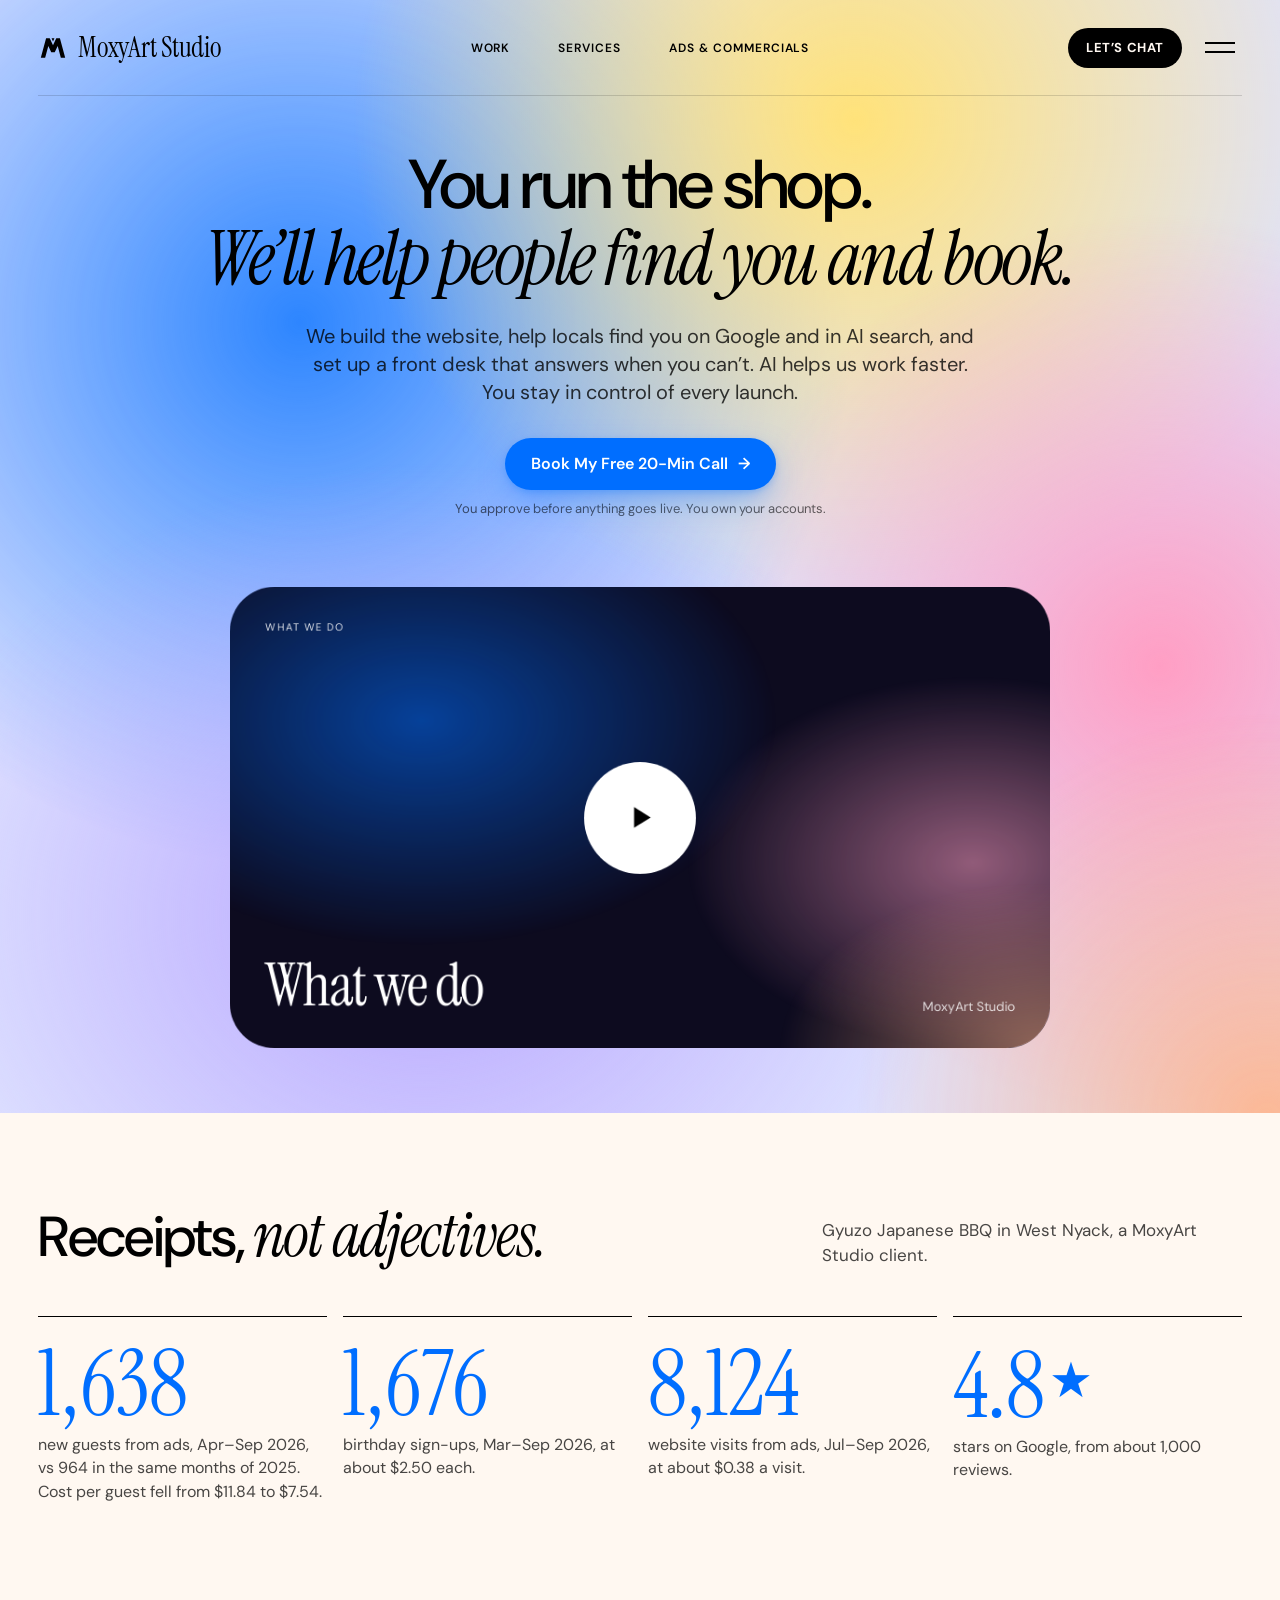
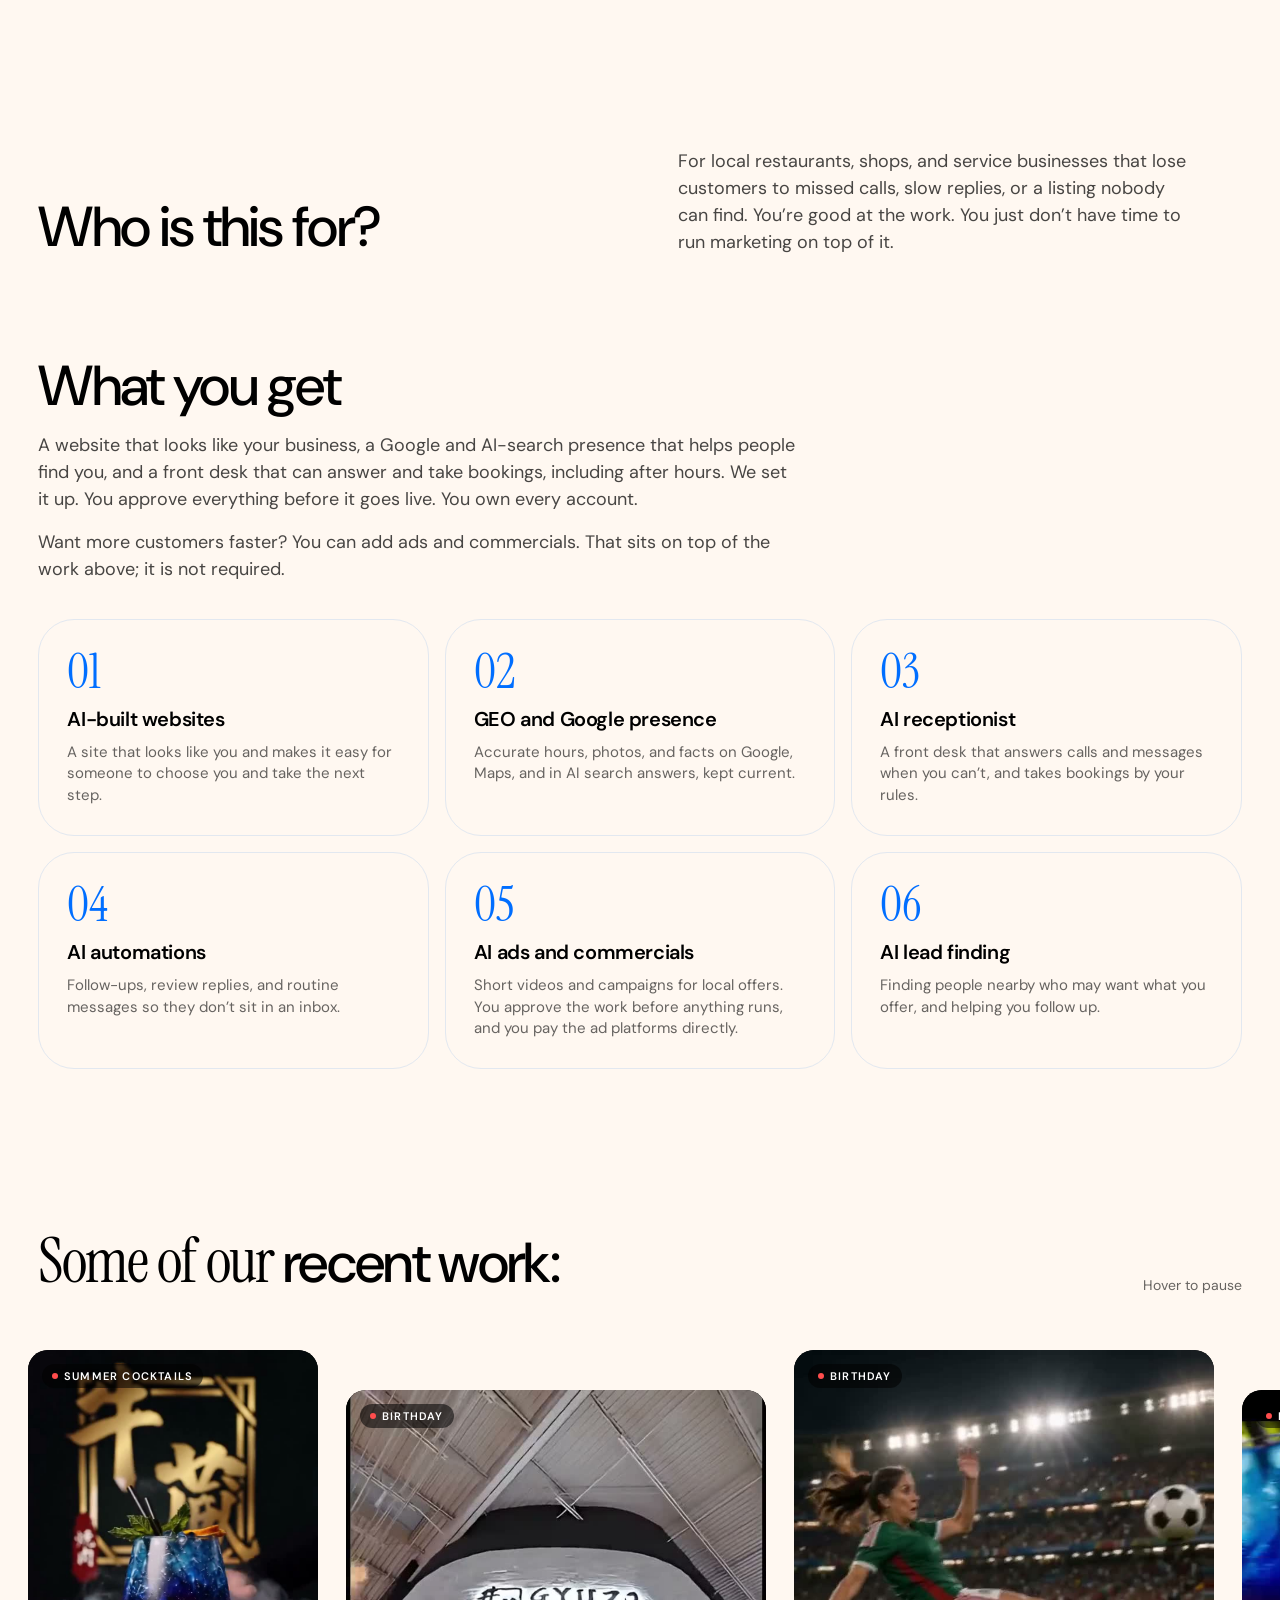
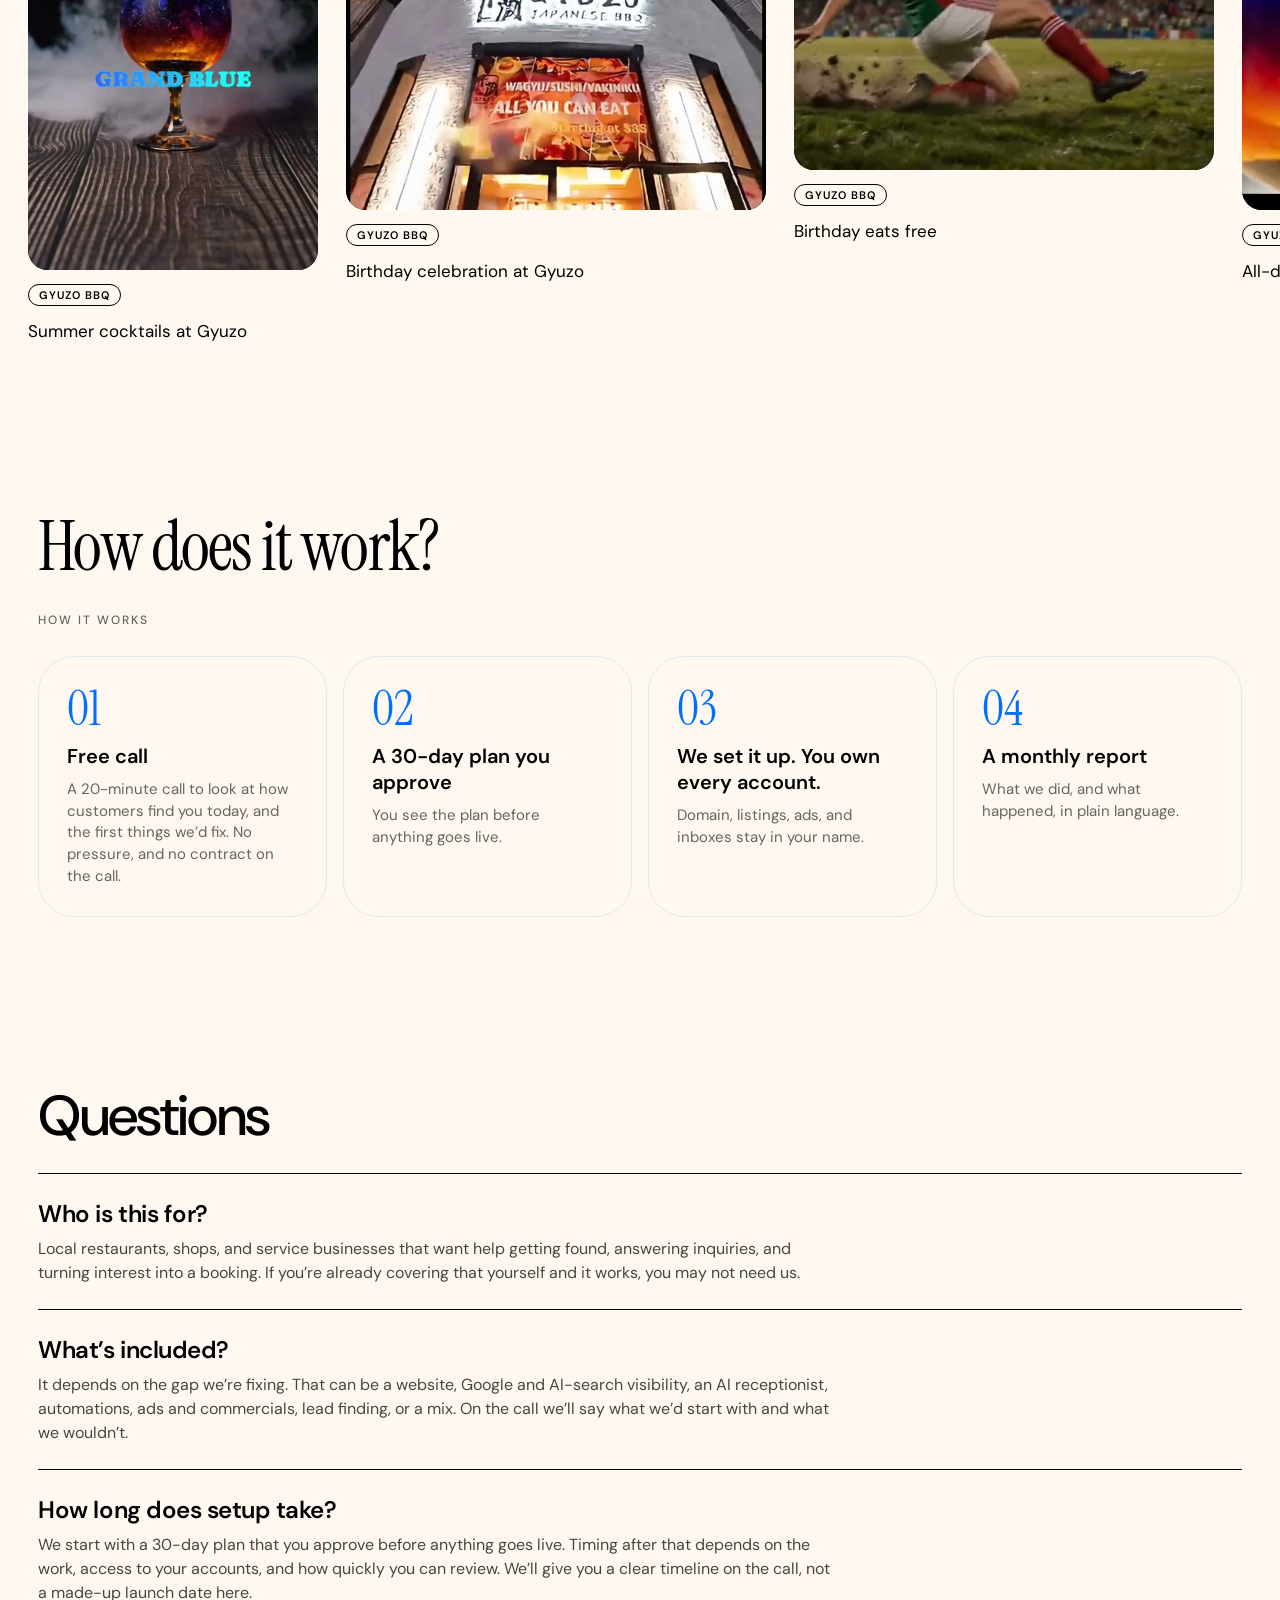
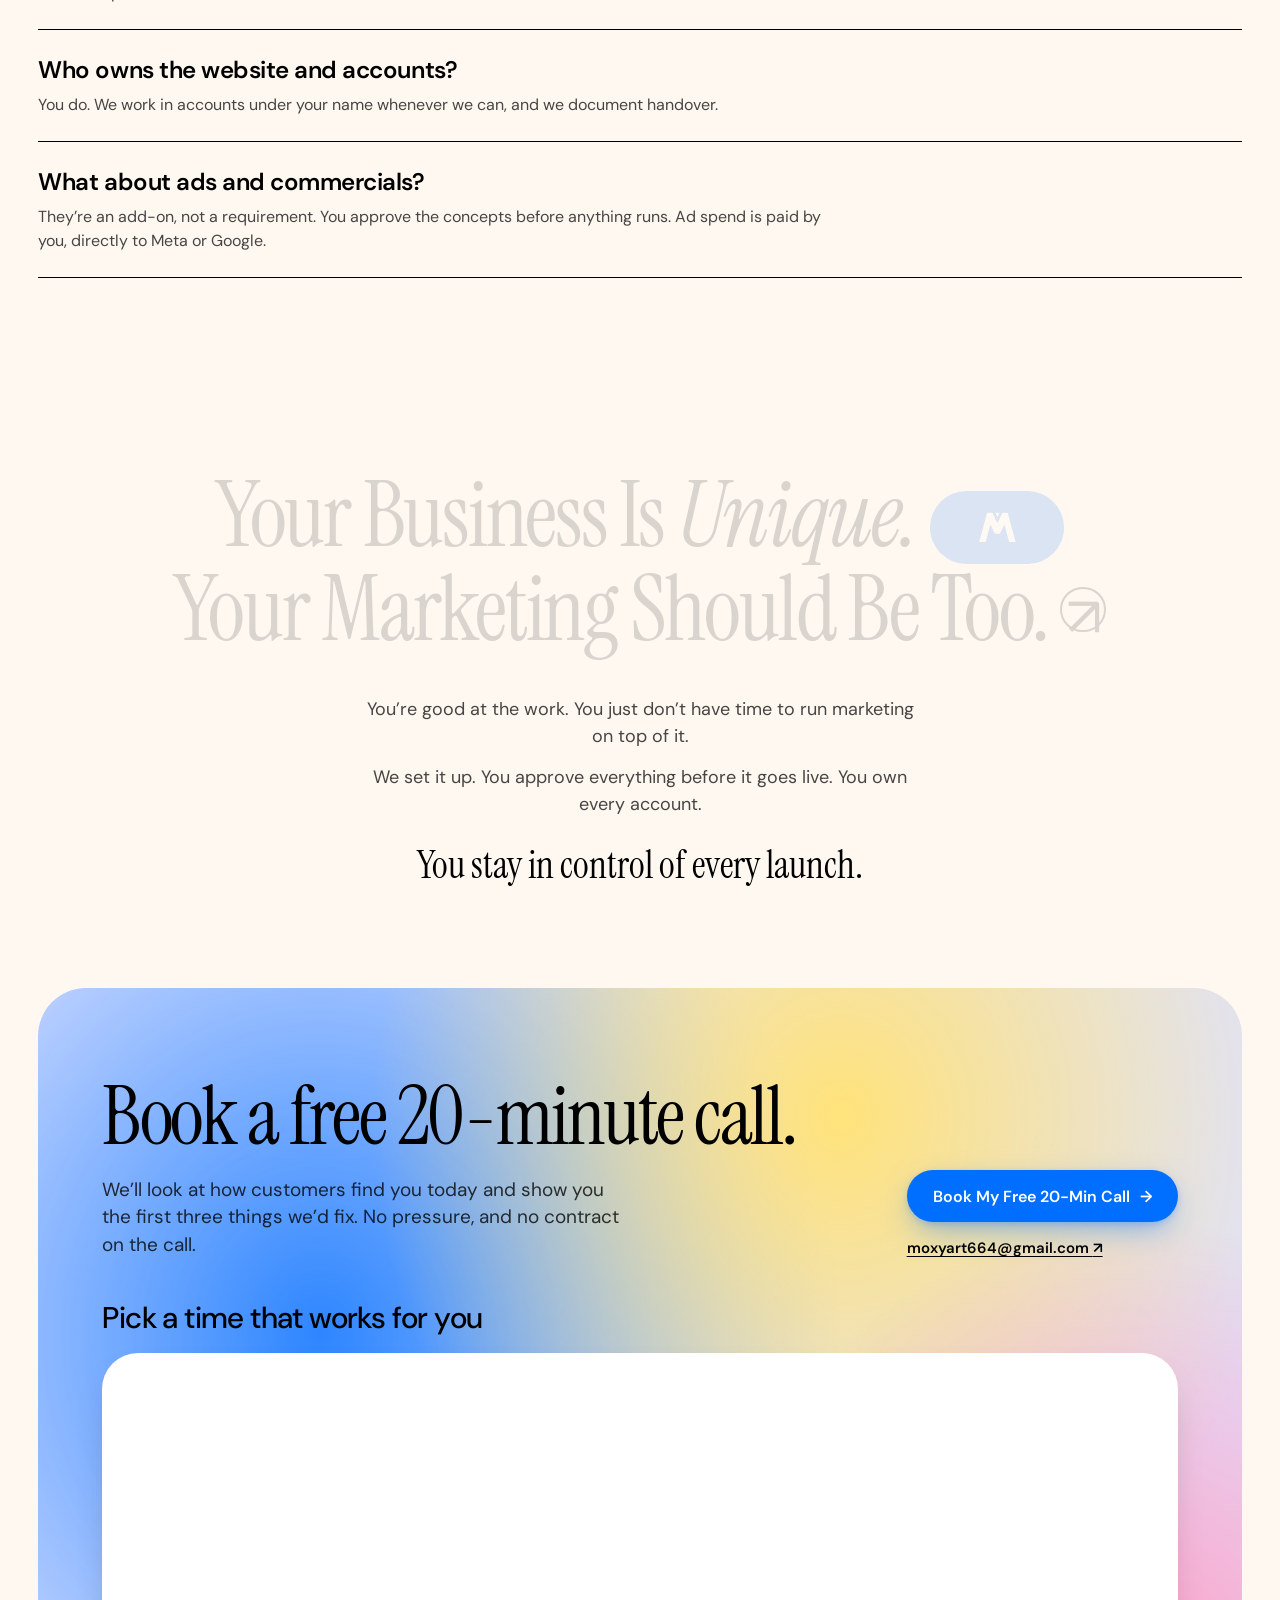
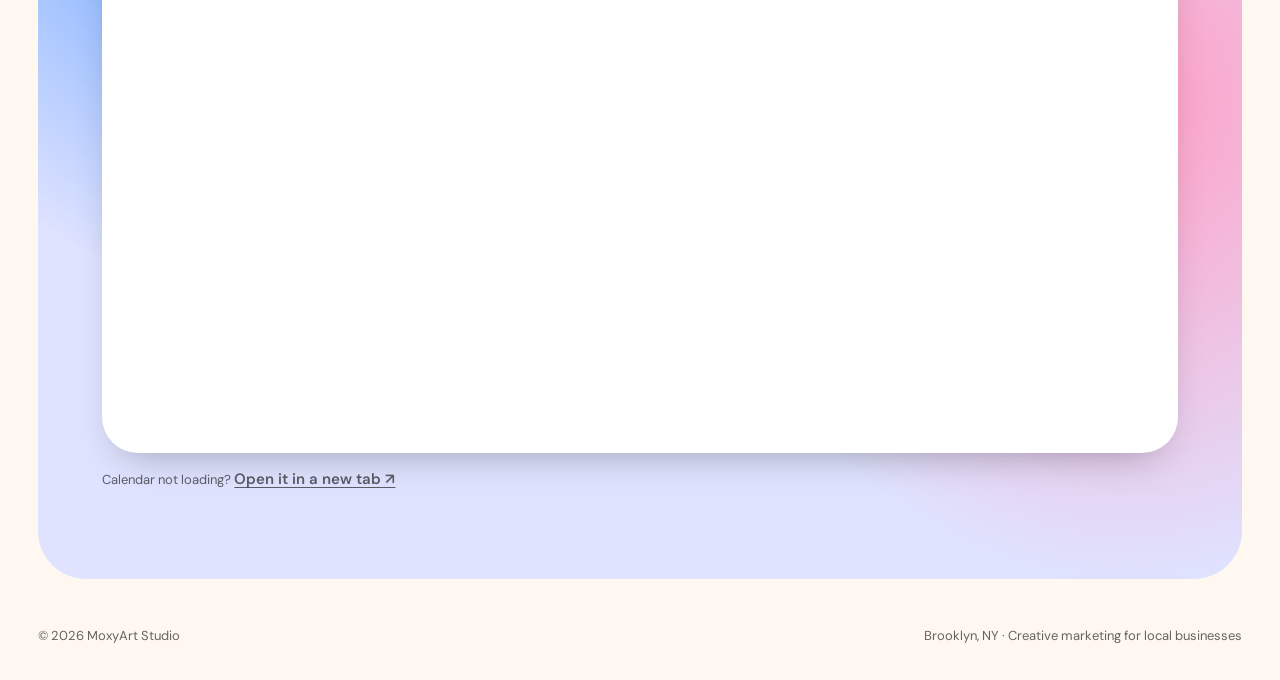
<file: index.html>
<!doctype html>
<html lang="en">
  <head>
    <meta charset="UTF-8" />
    <meta name="viewport" content="width=device-width, initial-scale=1.0" />
    <meta name="theme-color" content="#dfe3ff" />
    <meta
      name="description"
      content="MoxyArt Studio helps local restaurants, shops, and service businesses get found, answer inquiries, and turn interest into bookings. You approve before anything goes live."
    />
    <title>Local websites, search &amp; front desk | MoxyArt Studio</title>
    <link rel="canonical" href="https://moxyart.studio/" />
    <link rel="icon" href="/favicon.ico" sizes="any" />
    <link rel="apple-touch-icon" href="/apple-touch-icon.png" />
    <meta property="og:type" content="website" />
    <meta property="og:url" content="https://moxyart.studio/" />
    <meta property="og:title" content="Local websites, search &amp; front desk | MoxyArt Studio" />
    <meta
      property="og:description"
      content="MoxyArt Studio helps local restaurants, shops, and service businesses get found, answer inquiries, and turn interest into bookings. You approve before anything goes live."
    />
    <meta name="twitter:card" content="summary" />
    <meta name="twitter:title" content="Local websites, search &amp; front desk | MoxyArt Studio" />
    <meta
      name="twitter:description"
      content="MoxyArt Studio helps local restaurants, shops, and service businesses get found, answer inquiries, and turn interest into bookings. You approve before anything goes live."
    />
    <script type="application/ld+json">
      {
        "@context": "https://schema.org",
        "@type": "ProfessionalService",
        "name": "MoxyArt Studio",
        "url": "https://moxyart.studio/",
        "email": "moxyart664@gmail.com",
        "description": "MoxyArt Studio helps local restaurants, shops, and service businesses get found, answer inquiries, and turn interest into bookings. You approve before anything goes live.",
        "contactPoint": {
          "@type": "ContactPoint",
          "contactType": "bookings",
          "email": "moxyart664@gmail.com",
          "url": "https://calendar.app.google/xC5aTehPTgfjE6WX9"
        },
        "address": {
          "@type": "PostalAddress",
          "addressLocality": "Brooklyn",
          "addressRegion": "NY",
          "addressCountry": "US"
        },
        "areaServed": "Brooklyn, NY",
        "hasOfferCatalog": {
          "@type": "OfferCatalog",
          "name": "Services",
          "itemListElement": [
            {
              "@type": "Offer",
              "itemOffered": {
                "@type": "Service",
                "name": "AI-built websites"
              }
            },
            {
              "@type": "Offer",
              "itemOffered": {
                "@type": "Service",
                "name": "GEO and Google presence"
              }
            },
            {
              "@type": "Offer",
              "itemOffered": {
                "@type": "Service",
                "name": "AI receptionist"
              }
            },
            {
              "@type": "Offer",
              "itemOffered": {
                "@type": "Service",
                "name": "AI automations"
              }
            },
            {
              "@type": "Offer",
              "itemOffered": {
                "@type": "Service",
                "name": "AI ads and commercials"
              }
            },
            {
              "@type": "Offer",
              "itemOffered": {
                "@type": "Service",
                "name": "AI lead finding"
              }
            }
          ]
        }
      }
    </script>
    <script type="application/ld+json">
      {
        "@context": "https://schema.org",
        "@type": "FAQPage",
        "mainEntity": [
          {
            "@type": "Question",
            "name": "Who is this for?",
            "acceptedAnswer": {
              "@type": "Answer",
              "text": "Local restaurants, shops, and service businesses that want help getting found, answering inquiries, and turning interest into a booking. If you’re already covering that yourself and it works, you may not need us."
            }
          },
          {
            "@type": "Question",
            "name": "What’s included?",
            "acceptedAnswer": {
              "@type": "Answer",
              "text": "It depends on the gap we’re fixing. That can be a website, Google and AI-search visibility, an AI receptionist, automations, ads and commercials, lead finding, or a mix. On the call we’ll say what we’d start with and what we wouldn’t."
            }
          },
          {
            "@type": "Question",
            "name": "How long does setup take?",
            "acceptedAnswer": {
              "@type": "Answer",
              "text": "We start with a 30-day plan that you approve before anything goes live. Timing after that depends on the work, access to your accounts, and how quickly you can review. We’ll give you a clear timeline on the call, not a made-up launch date here."
            }
          },
          {
            "@type": "Question",
            "name": "Who owns the website and accounts?",
            "acceptedAnswer": {
              "@type": "Answer",
              "text": "You do. We work in accounts under your name whenever we can, and we document handover."
            }
          },
          {
            "@type": "Question",
            "name": "What about ads and commercials?",
            "acceptedAnswer": {
              "@type": "Answer",
              "text": "They’re an add-on, not a requirement. You approve the concepts before anything runs. Ad spend is paid by you, directly to Meta or Google."
            }
          }
        ]
      }
    </script>
    <script>document.documentElement.classList.add('js');</script>
    <link rel="preconnect" href="https://fonts.googleapis.com" />
    <link rel="preconnect" href="https://fonts.gstatic.com" crossorigin />
    <link
      href="https://fonts.googleapis.com/css2?family=DM+Sans:opsz,wght@9..40,400;9..40,500;9..40,600;9..40,700&family=Instrument+Serif:ital@0;1&display=swap"
      rel="stylesheet"
    />
    <link rel="stylesheet" href="./styles.css" />
    <script src="./script.js" defer></script>
  </head>
  <body>
    <a class="skip-link" href="#main">Skip to content</a>

    <header class="site-header">
      <div class="header-inner">
        <a class="brand" href="#top" aria-label="MoxyArt Studio home">
          <svg class="brand-mark" viewBox="0 0 256 256" aria-hidden="true">
            <path fill="currentColor" fill-rule="evenodd" d="M24 212 69 44h31l28 61 28-61h31l45 168h-37l-27-100.8-25 52.8h-30l-25-52.8-27 100.8H24Z M116 44h24l-12 28-12-28Z" />
          </svg>
          <span class="wordmark">MoxyArt Studio</span>
        </a>

        <nav class="desktop-nav" aria-label="Main navigation">
          <a href="#work">Work</a>
          <a href="#services">Services</a>
          <a href="ads.html">Ads &amp; Commercials</a>
        </nav>

        <div class="header-actions">
          <a class="btn btn-dark btn-chat" href="#contact">Let’s chat</a>
          <button class="menu-button" type="button" aria-label="Open menu" aria-expanded="false" aria-controls="mobile-menu">
            <span></span><span></span>
          </button>
        </div>

        <nav class="mobile-menu" id="mobile-menu" aria-label="Mobile navigation" hidden>
          <a href="#work">Work</a>
          <a href="#services">Services</a>
          <a href="ads.html">Ads &amp; Commercials</a>
          <a href="#process">How it works</a>
          <a href="#contact">Contact</a>
          <a href="https://calendar.app.google/xC5aTehPTgfjE6WX9" target="_blank" rel="noopener">Book My Free 20-Min Call</a>
        </nav>
      </div>
    </header>

    <main id="main">
      <!-- HERO: full screen, moving color background -->
      <section class="hero" id="top" aria-labelledby="hero-title">
        <div class="aura" aria-hidden="true">
          <span class="blob b1"></span>
          <span class="blob b2"></span>
          <span class="blob b3"></span>
          <span class="blob b4"></span>
          <span class="blob b5"></span>
          <span class="blob cursor-blob"></span>
        </div>

        <div class="hero-body">
          <h1 id="hero-title" class="hero-title">
            <span class="word line">You run the shop.</span>
            <span class="word line serif"><em>We’ll help people find you and book.</em></span>
          </h1>
          <p class="hero-sub">We build the website, help locals find you on Google and in AI search, and set up a front desk that answers when you can’t. AI helps us work faster. You stay in control of every launch.</p>
          <div class="hero-cta">
            <a class="btn btn-cta btn-lg" href="https://calendar.app.google/xC5aTehPTgfjE6WX9" target="_blank" rel="noopener">Book My Free 20-Min Call <span class="btn-arrow" aria-hidden="true">→</span></a>
            <p class="fine-print">You approve before anything goes live. You own your accounts.</p>
          </div>
        </div>

        <!-- Two-thirds of the showreel shows on the first screen, so people scroll. -->
        <div class="hero-video">
          <div class="showreel" data-grow>
            <div class="aura" aria-hidden="true">
              <span class="blob b1"></span>
              <span class="blob b3"></span>
              <span class="blob b5"></span>
            </div>
            <span class="media-ph top">What we do</span>
            <span class="play play-lg" aria-hidden="true"><svg viewBox="0 0 24 24"><path d="M8 5.5v13l10.5-6.5z" /></svg></span>
            <div class="showreel-foot">
              <p class="showreel-title">What we do</p>
              <p>MoxyArt Studio</p>
            </div>
          </div>
        </div>
      </section>

      <section class="proof container" id="proof" aria-labelledby="proof-title">
        <div class="section-top" data-reveal>
          <h2 id="proof-title" class="title-mix">Receipts, <span class="serif"><em>not adjectives.</em></span></h2>
          <p class="lead">Gyuzo Japanese BBQ in West Nyack, a MoxyArt Studio client.</p>
        </div>
        <!-- Client carousel removed. It showed one name at a time, with an empty play button and placeholder captions, and it named clients that are not approved. Re-add only with real media and approved names. -->
        <ul class="stats" data-reveal>
          <li>
            <strong class="stat-num">1,638</strong>
            <span>new guests from ads, Apr–Sep 2026, vs 964 in the same months of 2025. Cost per guest fell from $11.84 to $7.54.</span>
          </li>
          <li>
            <strong class="stat-num">1,676</strong>
            <span>birthday sign-ups, Mar–Sep 2026, at about $2.50 each.</span>
          </li>
          <li>
            <strong class="stat-num">8,124</strong>
            <span>website visits from ads, Jul–Sep 2026, at about $0.38 a visit.</span>
          </li>
          <li>
            <strong class="stat-num">4.8<span class="stat-star" aria-hidden="true">★</span></strong>
            <span>stars on Google, from about 1,000 reviews.</span>
          </li>
        </ul>
        <!-- Owner quote removed. There is no approved testimonial. Re-add a quote here only with the owner’s real words and permission. -->
      </section>

      <section class="intro container" id="who" aria-labelledby="who-title">
        <h2 id="who-title" class="title-mix" data-reveal>Who is this for?</h2>
        <div class="intro-copy" data-reveal>
          <p>For local restaurants, shops, and service businesses that lose customers to missed calls, slow replies, or a listing nobody can find. You’re good at the work. You just don’t have time to run marketing on top of it.</p>
        </div>
      </section>

      <section class="services container" id="services" aria-labelledby="services-title">
        <div class="copy-block" data-reveal>
          <h2 id="services-title" class="title-mix">What you get</h2>
          <p>A website that looks like your business, a Google and AI-search presence that helps people find you, and a front desk that can answer and take bookings, including after hours. We set it up. You approve everything before it goes live. You own every account.</p>
          <p>Want more customers faster? You can add ads and commercials. That sits on top of the work above; it is not required.</p>
        </div>
        <!-- Service carousel removed. It showed one of six at a time and used placeholder example captions. All six are listed here, with no stand-in media. -->
        <ol class="steps services-list">
          <li data-reveal>
            <span class="step-num" aria-hidden="true">01</span>
            <h3>AI-built websites</h3>
            <p>A site that looks like you and makes it easy for someone to choose you and take the next step.</p>
          </li>
          <li data-reveal>
            <span class="step-num" aria-hidden="true">02</span>
            <h3>GEO and Google presence</h3>
            <p>Accurate hours, photos, and facts on Google, Maps, and in AI search answers, kept current.</p>
          </li>
          <li data-reveal>
            <span class="step-num" aria-hidden="true">03</span>
            <h3>AI receptionist</h3>
            <p>A front desk that answers calls and messages when you can’t, and takes bookings by your rules.</p>
          </li>
          <li data-reveal>
            <span class="step-num" aria-hidden="true">04</span>
            <h3>AI automations</h3>
            <p>Follow-ups, review replies, and routine messages so they don’t sit in an inbox.</p>
          </li>
          <li data-reveal>
            <span class="step-num" aria-hidden="true">05</span>
            <h3>AI ads and commercials</h3>
            <p>Short videos and campaigns for local offers. You approve the work before anything runs, and you pay the ad platforms directly.</p>
          </li>
          <li data-reveal>
            <span class="step-num" aria-hidden="true">06</span>
            <h3>AI lead finding</h3>
            <p>Finding people nearby who may want what you offer, and helping you follow up.</p>
          </li>
        </ol>
      </section>

      <!-- RECENT WORK: drifting row of video cards. Each card's <video> plays
           by itself when it scrolls into view. To add one, put the file in media/,
           a still frame in media/posters/, and copy an existing card. -->
      <section class="work" id="work" aria-labelledby="work-title">
        <div class="container section-top" data-reveal>
          <h2 id="work-title" class="title-mix"><span class="serif">Some of our</span> recent work:</h2>
          <p class="hint">Hover to pause</p>
        </div>

        <div class="rail">
          <div class="rail-track">
            <div class="rail-set">
              <article class="vcard" style="--w: 290px; --h: 520px; --y: 0px">
                <div class="media" style="--bg: #000000">
                  <video class="lazy-video" src="media/gyuzo-summer-cocktails.mp4" poster="media/posters/gyuzo-summer-cocktails.jpg" muted loop playsinline preload="none" aria-label="Summer cocktails at Gyuzo"></video>
                  <span class="chip"><i></i>Summer cocktails</span>
                </div>
                <span class="tag">Gyuzo BBQ</span>
                <p>Summer cocktails at Gyuzo</p>
              </article>
              <article class="vcard" style="--w: 420px; --h: 420px; --y: 40px">
                <div class="media" style="--bg: #000000">
                  <video class="lazy-video" src="media/gyuzo-birthday-celebration.mp4" poster="media/posters/gyuzo-birthday-celebration.jpg" muted loop playsinline preload="none" aria-label="Birthday celebration at Gyuzo"></video>
                  <span class="chip"><i></i>Birthday</span>
                </div>
                <span class="tag">Gyuzo BBQ</span>
                <p>Birthday celebration at Gyuzo</p>
              </article>
              <article class="vcard" style="--w: 420px; --h: 420px; --y: 0px">
                <div class="media" style="--bg: #000000">
                  <video class="lazy-video" src="media/gyuzo-birthday-free-meal.mp4" poster="media/posters/gyuzo-birthday-free-meal.jpg" muted loop playsinline preload="none" aria-label="Birthday eats free"></video>
                  <span class="chip"><i></i>Birthday</span>
                </div>
                <span class="tag">Gyuzo BBQ</span>
                <p>Birthday eats free</p>
              </article>
              <article class="vcard" style="--w: 420px; --h: 420px; --y: 40px">
                <div class="media" style="--bg: #000000">
                  <video class="lazy-video" src="media/gyuzo-happy-hour-50off.mp4" poster="media/posters/gyuzo-happy-hour-50off.jpg" muted loop playsinline preload="none" aria-label="All-day happy hour, 50% off"></video>
                  <span class="chip"><i></i>Happy hour</span>
                </div>
                <span class="tag">Gyuzo BBQ</span>
                <p>All-day happy hour, 50% off</p>
              </article>
              <article class="vcard" style="--w: 290px; --h: 520px; --y: 0px">
                <div class="media" style="--bg: #000000">
                  <video class="lazy-video" src="media/gyuzo-meat-lovers-39.mp4" poster="media/posters/gyuzo-meat-lovers-39.jpg" muted loop playsinline preload="none" aria-label="Unlimited premium cuts for $39.50"></video>
                  <span class="chip"><i></i>Ad</span>
                </div>
                <span class="tag">Gyuzo BBQ</span>
                <p>Unlimited premium cuts for $39.50</p>
              </article>
            </div>
            <!-- script.js copies the set above here so the row loops seamlessly -->
          </div>
        </div>
      </section>


      <!-- HOW IT WORKS: three short steps -->
      <section class="process container" id="process" aria-labelledby="process-title">
        <h2 id="process-title" class="title-mix process-head"><span class="serif">How does it work?</span></h2>
        <p class="label">How it works</p>
        <ol class="steps">
          <li data-reveal>
            <span class="step-num" aria-hidden="true">01</span>
            <h3>Free call</h3>
            <p>A 20-minute call to look at how customers find you today, and the first things we’d fix. No pressure, and no contract on the call.</p>
          </li>
          <li data-reveal>
            <span class="step-num" aria-hidden="true">02</span>
            <h3>A 30-day plan you approve</h3>
            <p>You see the plan before anything goes live.</p>
          </li>
          <li data-reveal>
            <span class="step-num" aria-hidden="true">03</span>
            <h3>We set it up. You own every account.</h3>
            <p>Domain, listings, ads, and inboxes stay in your name.</p>
          </li>
          <li data-reveal>
            <span class="step-num" aria-hidden="true">04</span>
            <h3>A monthly report</h3>
            <p>What we did, and what happened, in plain language.</p>
          </li>
        </ol>
      </section>

      <section class="faq container" id="faq" aria-labelledby="faq-title">
        <h2 id="faq-title" class="title-mix">Questions</h2>
        <dl class="faq-list">
          <div data-reveal>
            <dt>Who is this for?</dt>
            <dd>Local restaurants, shops, and service businesses that want help getting found, answering inquiries, and turning interest into a booking. If you’re already covering that yourself and it works, you may not need us.</dd>
          </div>
          <div data-reveal>
            <dt>What’s included?</dt>
            <dd>It depends on the gap we’re fixing. That can be a website, Google and AI-search visibility, an AI receptionist, automations, ads and commercials, lead finding, or a mix. On the call we’ll say what we’d start with and what we wouldn’t.</dd>
          </div>
          <div data-reveal>
            <dt>How long does setup take?</dt>
            <dd>We start with a 30-day plan that you approve before anything goes live. Timing after that depends on the work, access to your accounts, and how quickly you can review. We’ll give you a clear timeline on the call, not a made-up launch date here.</dd>
          </div>
          <div data-reveal>
            <dt>Who owns the website and accounts?</dt>
            <dd>You do. We work in accounts under your name whenever we can, and we document handover.</dd>
          </div>
          <div data-reveal>
            <dt>What about ads and commercials?</dt>
            <dd>They’re an add-on, not a requirement. You approve the concepts before anything runs. Ad spend is paid by you, directly to Meta or Google.</dd>
          </div>
        </dl>
      </section>

      <!-- UNIQUE: words light up as you scroll -->
      <section class="container manifesto" aria-labelledby="manifesto-title">
        <h2 class="manifesto-text" id="manifesto-title" data-manifesto>
          Your Business Is
          <span class="circled">Unique.<svg class="circle-mark" viewBox="0 0 300 100" preserveAspectRatio="none" aria-hidden="true"><path pathLength="1" d="M150 8 C 255 6, 296 30, 292 52 C 287 82, 210 94, 140 92 C 60 90, 6 74, 8 48 C 10 22, 80 8, 168 12" /></svg></span>
          <span class="inline-chip" aria-hidden="true"><svg viewBox="0 0 256 256"><path fill="currentColor" fill-rule="evenodd" d="M24 212 69 44h31l28 61 28-61h31l45 168h-37l-27-100.8-25 52.8h-30l-25-52.8-27 100.8H24Z M116 44h24l-12 28-12-28Z" /></svg></span>
          Your Marketing Should Be Too.
          <span class="inline-arrow" aria-hidden="true">↗</span>
        </h2>
        <div class="manifesto-copy" data-reveal>
          <p>You’re good at the work. You just don’t have time to run marketing on top of it.</p>
          <p>We set it up. You approve everything before it goes live. You own every account.</p>
          <p class="tagline">You stay in control of every launch.</p>
        </div>
      </section>

      <!-- CONTACT: same moving color as the hero -->
      <section class="container" id="contact" aria-labelledby="contact-title">
        <div class="contact-card">
          <div class="aura" aria-hidden="true">
            <span class="blob b1"></span>
            <span class="blob b2"></span>
            <span class="blob b3"></span>
          </div>
          <div class="contact-copy" data-reveal>
            <h2 id="contact-title" class="display display-sm">Book a free 20-minute call.</h2>
            <p class="contact-lead">We’ll look at how customers find you today and show you the first three things we’d fix. No pressure, and no contract on the call.</p>
          </div>
          <div class="contact-actions" data-reveal>
            <a class="btn btn-cta btn-lg" href="https://calendar.app.google/xC5aTehPTgfjE6WX9" target="_blank" rel="noopener">Book My Free 20-Min Call <span class="btn-arrow" aria-hidden="true">→</span></a>
            <a class="ink-link" href="mailto:moxyart664@gmail.com">moxyart664@gmail.com <span aria-hidden="true">↗</span></a>
          </div>
          <div class="contact-calendar" data-reveal>
            <h3 class="contact-calendar-title">Pick a time that works for you</h3>
            <iframe class="calendar-frame" src="https://calendar.google.com/calendar/appointments/schedules/AcZssZ2eSPQ7FINA05D1iOtCj9nGhe5a6Q4GsRkn1vp0aSwzwerRgyqd4dUTIXkZb8Qcn--GOcK87Ekz?gv=true" title="Book a free 20-minute call" loading="lazy"></iframe>
            <p class="fine-print">Calendar not loading? <a class="ink-link" href="https://calendar.app.google/xC5aTehPTgfjE6WX9" target="_blank" rel="noopener">Open it in a new tab ↗</a></p>
          </div>
        </div>
      </section>
    </main>

    <footer class="container site-footer">
      <span>© 2026 MoxyArt Studio</span>
      <span>Brooklyn, NY · Creative marketing for local businesses</span>
    </footer>
  </body>
</html>
</file>
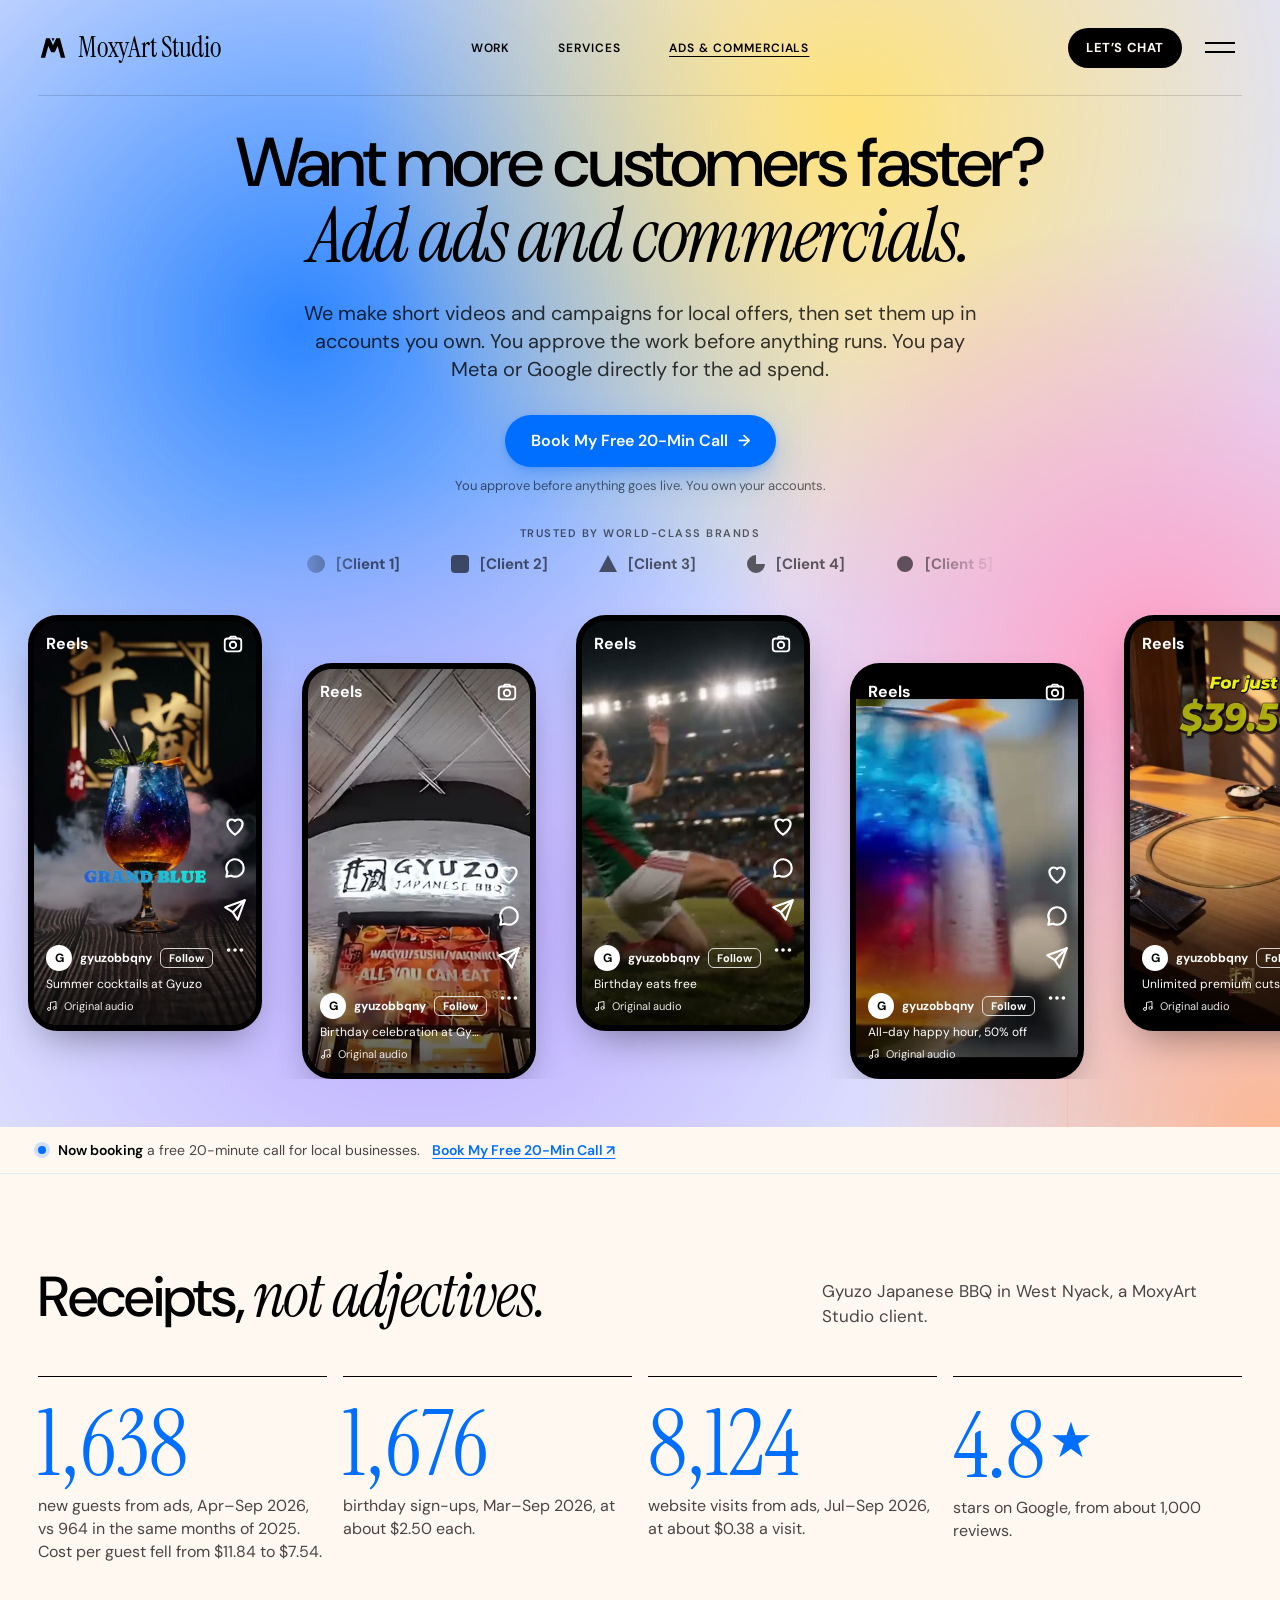
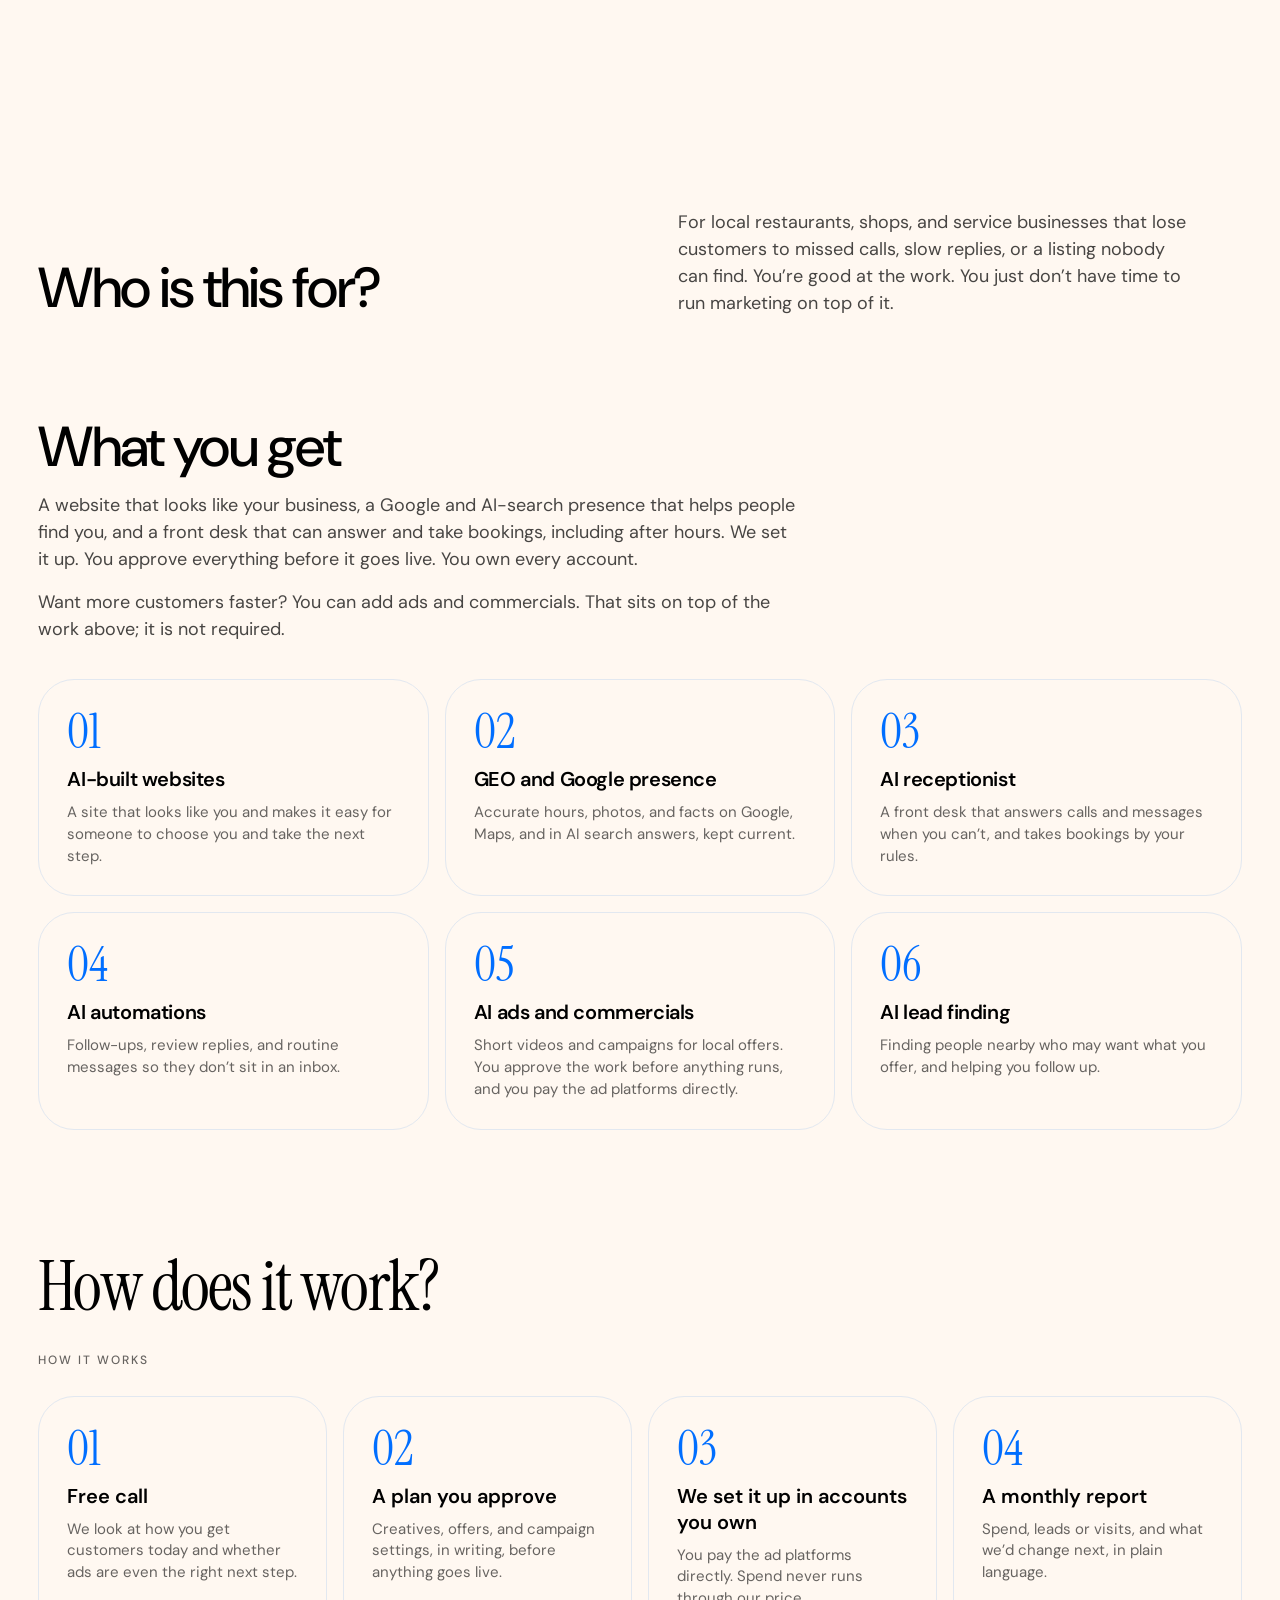
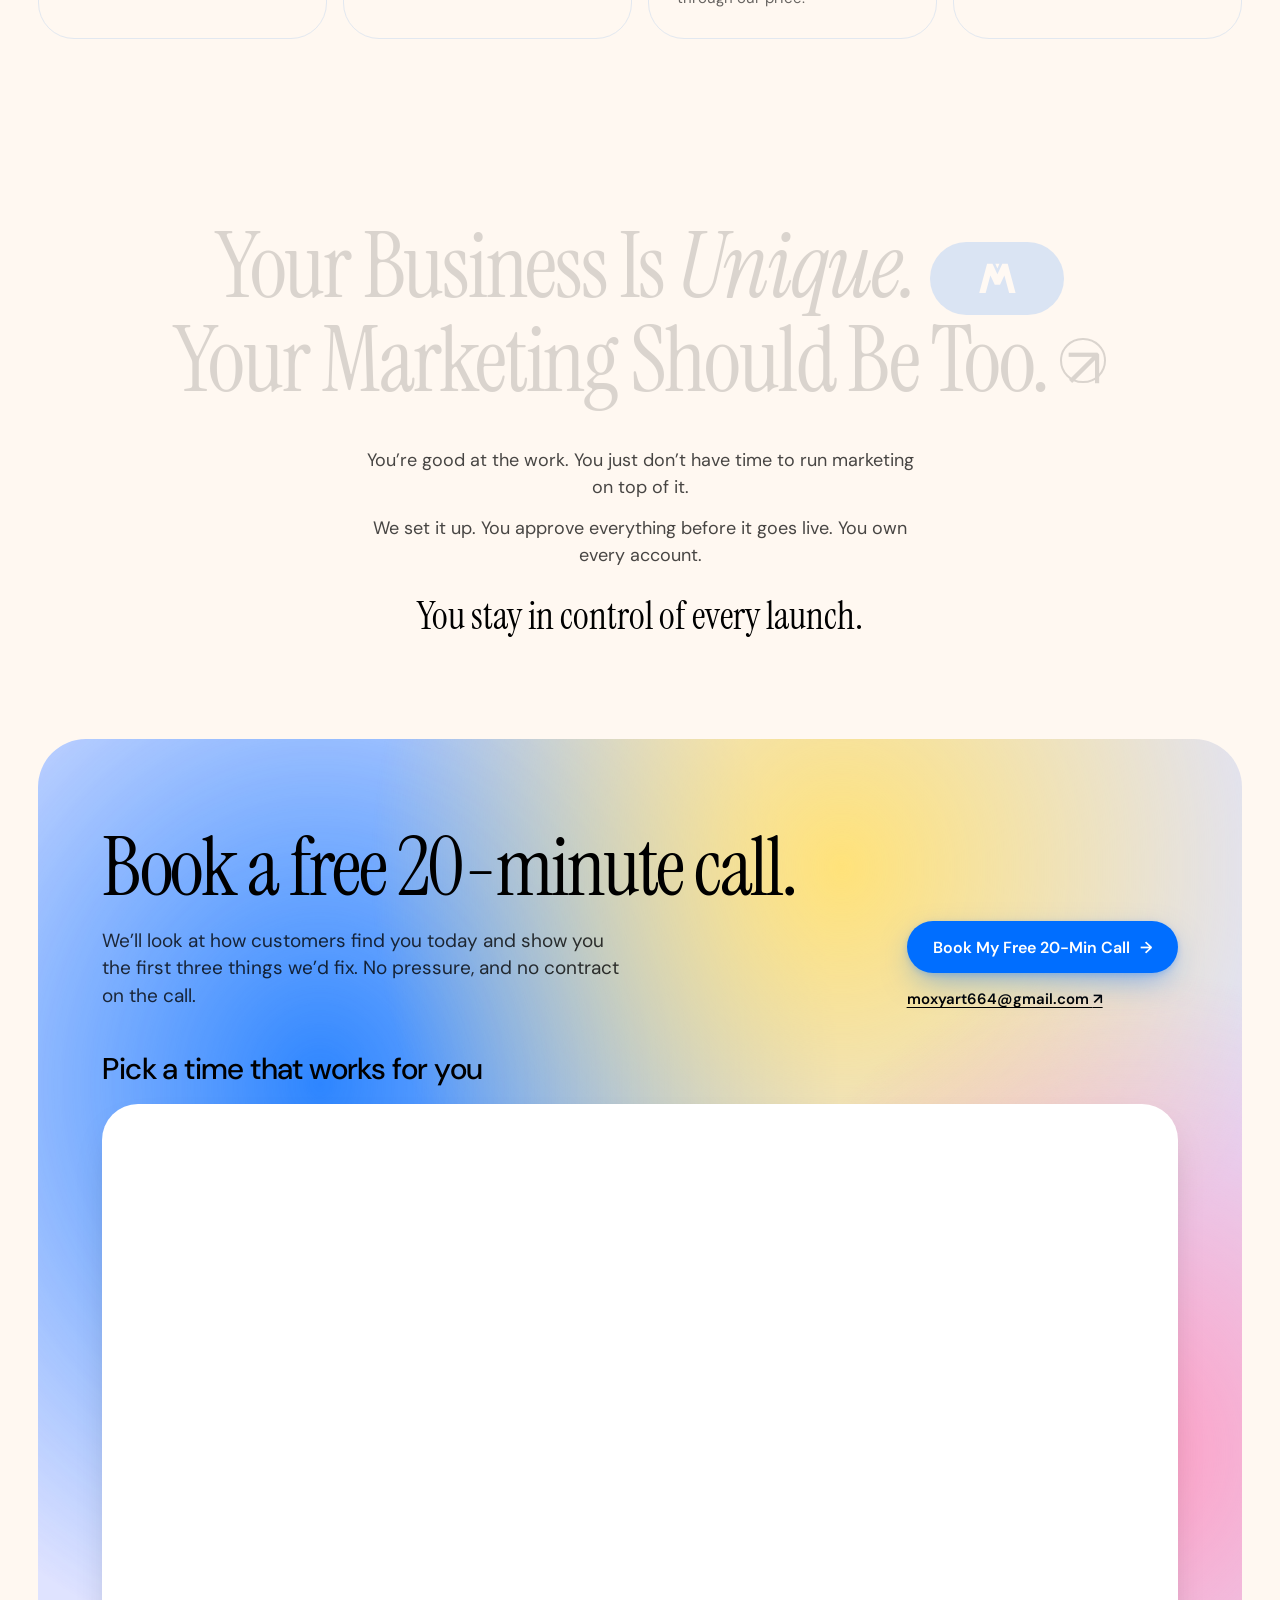
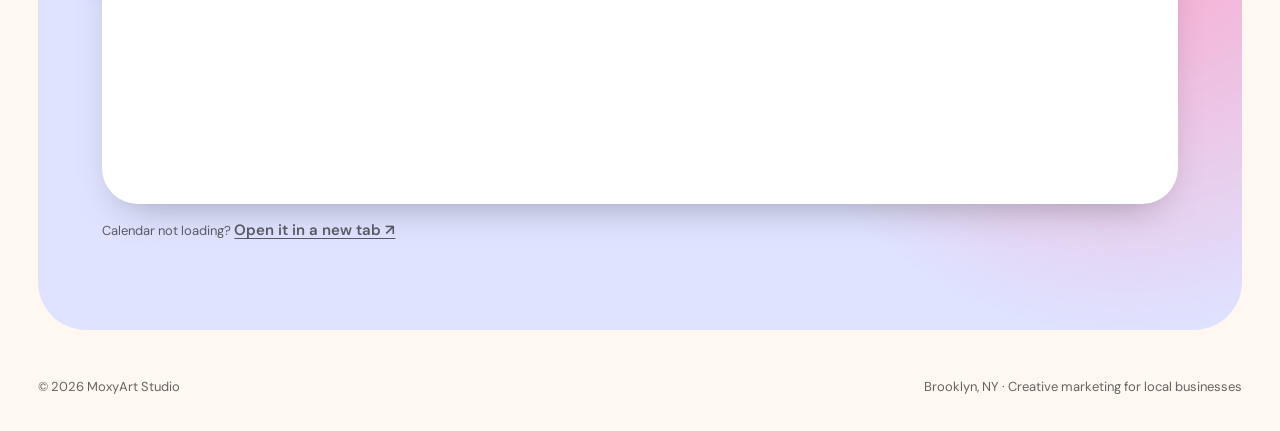
<file: ads.html>
<!doctype html>
<html lang="en">
  <head>
    <meta charset="UTF-8" />
    <meta name="viewport" content="width=device-width, initial-scale=1.0" />
    <meta name="theme-color" content="#dfe3ff" />
    <meta
      name="description"
      content="Short videos and ad campaigns for local restaurants, shops, and service businesses. You approve the work before anything runs, and you pay Meta or Google directly for ad spend."
    />
    <title>AI ads and commercials for local businesses | MoxyArt Studio</title>
    <link rel="canonical" href="https://moxyart.studio/ads.html" />
    <link rel="icon" href="/favicon.ico" sizes="any" />
    <link rel="apple-touch-icon" href="/apple-touch-icon.png" />
    <meta property="og:type" content="website" />
    <meta property="og:url" content="https://moxyart.studio/ads.html" />
    <meta property="og:title" content="AI ads and commercials for local businesses | MoxyArt Studio" />
    <meta
      property="og:description"
      content="Short videos and ad campaigns for local restaurants, shops, and service businesses. You approve the work before anything runs, and you pay Meta or Google directly for ad spend."
    />
    <meta name="twitter:card" content="summary" />
    <meta name="twitter:title" content="AI ads and commercials for local businesses | MoxyArt Studio" />
    <meta
      name="twitter:description"
      content="Short videos and ad campaigns for local restaurants, shops, and service businesses. You approve the work before anything runs, and you pay Meta or Google directly for ad spend."
    />
    <script>document.documentElement.classList.add('js');</script>
    <link rel="preconnect" href="https://fonts.googleapis.com" />
    <link rel="preconnect" href="https://fonts.gstatic.com" crossorigin />
    <link
      href="https://fonts.googleapis.com/css2?family=DM+Sans:opsz,wght@9..40,400;9..40,500;9..40,600;9..40,700&family=Instrument+Serif:ital@0;1&display=swap"
      rel="stylesheet"
    />
    <link rel="stylesheet" href="./styles.css" />
    <script src="./script.js" defer></script>
  </head>
  <body>
    <!-- Ads & Commercials page: a copy of the homepage for now. Edit its own content here. -->
    <a class="skip-link" href="#main">Skip to content</a>

    <header class="site-header">
      <div class="header-inner">
        <a class="brand" href="index.html" aria-label="MoxyArt Studio home">
          <svg class="brand-mark" viewBox="0 0 256 256" aria-hidden="true">
            <path fill="currentColor" fill-rule="evenodd" d="M24 212 69 44h31l28 61 28-61h31l45 168h-37l-27-100.8-25 52.8h-30l-25-52.8-27 100.8H24Z M116 44h24l-12 28-12-28Z" />
          </svg>
          <span class="wordmark">MoxyArt Studio</span>
        </a>

        <nav class="desktop-nav" aria-label="Main navigation">
          <a href="#work">Work</a>
          <a href="#services">Services</a>
          <a href="ads.html" aria-current="page">Ads &amp; Commercials</a>
        </nav>

        <div class="header-actions">
          <a class="btn btn-dark btn-chat" href="#contact">Let’s chat</a>
          <button class="menu-button" type="button" aria-label="Open menu" aria-expanded="false" aria-controls="mobile-menu">
            <span></span><span></span>
          </button>
        </div>

        <nav class="mobile-menu" id="mobile-menu" aria-label="Mobile navigation" hidden>
          <a href="#work">Work</a>
          <a href="#services">Services</a>
          <a href="ads.html" aria-current="page">Ads &amp; Commercials</a>
          <a href="#process">How it works</a>
          <a href="#contact">Contact</a>
          <a href="https://calendar.app.google/xC5aTehPTgfjE6WX9" target="_blank" rel="noopener">Book My Free 20-Min Call</a>
        </nav>
      </div>
    </header>

    <main id="main">
      <!-- HERO: full screen, moving color background -->
      <section class="hero hero--ads" id="top" aria-labelledby="hero-title">
        <div class="aura" aria-hidden="true">
          <span class="blob b1"></span>
          <span class="blob b2"></span>
          <span class="blob b3"></span>
          <span class="blob b4"></span>
          <span class="blob b5"></span>
          <span class="blob cursor-blob"></span>
        </div>

        <div class="hero-body">
          <h1 id="hero-title" class="hero-title">
            <span class="word line">Want more customers faster?</span>
            <span class="word line serif"><em>Add ads and commercials.</em></span>
          </h1>
          <p class="hero-sub">We make short videos and campaigns for local offers, then set them up in accounts you own. You approve the work before anything runs. You pay Meta or Google directly for the ad spend.</p>
          <div class="hero-cta">
            <a class="btn btn-cta btn-lg" href="https://calendar.app.google/xC5aTehPTgfjE6WX9" target="_blank" rel="noopener">Book My Free 20-Min Call <span class="btn-arrow" aria-hidden="true">→</span></a>
            <p class="fine-print">You approve before anything goes live. You own your accounts.</p>
          </div>
          <div class="logos">
            <p class="logos-label">Trusted by world-class brands</p>
            <div class="logos-mask">
              <div class="logos-track">
                <ul><li><svg viewBox="0 0 24 24" width="24" height="24" fill="currentColor" aria-hidden="true"><circle cx="12" cy="12" r="9"/></svg>[Client 1]</li><li><svg viewBox="0 0 24 24" width="24" height="24" fill="currentColor" aria-hidden="true"><rect x="3" y="3" width="18" height="18" rx="4"/></svg>[Client 2]</li><li><svg viewBox="0 0 24 24" width="24" height="24" fill="currentColor" aria-hidden="true"><path d="M12 3 21 20H3Z"/></svg>[Client 3]</li><li><svg viewBox="0 0 24 24" width="24" height="24" fill="currentColor" aria-hidden="true"><path d="M12 3a9 9 0 1 0 9 9h-9Z"/></svg>[Client 4]</li><li><svg viewBox="0 0 24 24" width="24" height="24" fill="currentColor" aria-hidden="true"><rect x="4" y="4" width="16" height="16" rx="8" transform="rotate(45 12 12)"/></svg>[Client 5]</li><li><svg viewBox="0 0 24 24" width="24" height="24" fill="currentColor" aria-hidden="true"><path d="M4 18 9 6l3 8 3-5 5 9Z"/></svg>[Client 6]</li><li><svg viewBox="0 0 24 24" width="24" height="24" fill="currentColor" aria-hidden="true"><circle cx="12" cy="12" r="9"/></svg>[Client 7]</li><li><svg viewBox="0 0 24 24" width="24" height="24" fill="currentColor" aria-hidden="true"><rect x="3" y="3" width="18" height="18" rx="4"/></svg>[Client 8]</li></ul>
                <ul aria-hidden="true"><li><svg viewBox="0 0 24 24" width="24" height="24" fill="currentColor" aria-hidden="true"><circle cx="12" cy="12" r="9"/></svg>[Client 1]</li><li><svg viewBox="0 0 24 24" width="24" height="24" fill="currentColor" aria-hidden="true"><rect x="3" y="3" width="18" height="18" rx="4"/></svg>[Client 2]</li><li><svg viewBox="0 0 24 24" width="24" height="24" fill="currentColor" aria-hidden="true"><path d="M12 3 21 20H3Z"/></svg>[Client 3]</li><li><svg viewBox="0 0 24 24" width="24" height="24" fill="currentColor" aria-hidden="true"><path d="M12 3a9 9 0 1 0 9 9h-9Z"/></svg>[Client 4]</li><li><svg viewBox="0 0 24 24" width="24" height="24" fill="currentColor" aria-hidden="true"><rect x="4" y="4" width="16" height="16" rx="8" transform="rotate(45 12 12)"/></svg>[Client 5]</li><li><svg viewBox="0 0 24 24" width="24" height="24" fill="currentColor" aria-hidden="true"><path d="M4 18 9 6l3 8 3-5 5 9Z"/></svg>[Client 6]</li><li><svg viewBox="0 0 24 24" width="24" height="24" fill="currentColor" aria-hidden="true"><circle cx="12" cy="12" r="9"/></svg>[Client 7]</li><li><svg viewBox="0 0 24 24" width="24" height="24" fill="currentColor" aria-hidden="true"><rect x="3" y="3" width="18" height="18" rx="4"/></svg>[Client 8]</li></ul>
              </div>
            </div>
          </div>
        </div>

        <!-- Reels-style phone cards drift left; two-thirds show on the first screen. script.js duplicates the set for a seamless loop. -->
        <div class="hero-reels" id="work" aria-label="Recent work">
          <div class="rail">
            <div class="rail-track">
              <div class="rail-set">
              <article class="reelcard" style="--y: 0px">
                <div class="reelcard-phone">
                  <video class="lazy-video" src="media/gyuzo-summer-cocktails.mp4" poster="media/posters/gyuzo-summer-cocktails.jpg" muted loop playsinline preload="none" aria-label="Summer cocktails at Gyuzo"></video>
                  <div class="reelcard-ui" aria-hidden="true">
                    <div class="reelcard-top"><span>Reels</span><svg viewBox="0 0 24 24" width="22" height="22" fill="none" stroke="currentColor" stroke-width="2" stroke-linecap="round" stroke-linejoin="round" aria-hidden="true"><rect x="3" y="6" width="18" height="14" rx="3"/><circle cx="12" cy="13" r="3.5"/><path d="M8 6l1.5-2h5L16 6"/></svg></div>
                    <div class="reelcard-actions"><svg viewBox="0 0 24 24" width="26" height="26" fill="none" stroke="currentColor" stroke-width="2" stroke-linecap="round" stroke-linejoin="round" aria-hidden="true"><path d="M12 20s-7-4.4-7-10a4 4 0 0 1 7-2.6A4 4 0 0 1 19 10c0 5.6-7 10-7 10Z"/></svg><svg viewBox="0 0 24 24" width="26" height="26" fill="none" stroke="currentColor" stroke-width="2" stroke-linecap="round" stroke-linejoin="round" aria-hidden="true"><path d="M20 12a8 8 0 0 1-11.6 7.1L4 20l1-4.2A8 8 0 1 1 20 12Z"/></svg><svg viewBox="0 0 24 24" width="26" height="26" fill="none" stroke="currentColor" stroke-width="2" stroke-linecap="round" stroke-linejoin="round" aria-hidden="true"><path d="M21 3 10 14"/><path d="M21 3 14.5 21l-4.5-7-7-4.5Z"/></svg><svg viewBox="0 0 24 24" width="22" height="22" fill="none" stroke="currentColor" stroke-width="2" stroke-linecap="round" stroke-linejoin="round" aria-hidden="true"><circle cx="5" cy="12" r="1"/><circle cx="12" cy="12" r="1"/><circle cx="19" cy="12" r="1"/></svg></div>
                    <div class="reelcard-meta">
                      <div class="reelcard-user"><span class="reelcard-avatar">G</span>gyuzobbqny<span class="reelcard-follow">Follow</span></div>
                      <p>Summer cocktails at Gyuzo</p>
                      <div class="reelcard-audio"><svg viewBox="0 0 24 24" width="12" height="12" fill="none" stroke="currentColor" stroke-width="2" stroke-linecap="round" stroke-linejoin="round" aria-hidden="true"><path d="M9 18V5l11-2v13"/><circle cx="6" cy="18" r="3"/><circle cx="17" cy="16" r="3"/></svg><span>Original audio</span></div>
                    </div>
                  </div>
                </div>
              </article>
              <article class="reelcard" style="--y: 48px">
                <div class="reelcard-phone">
                  <video class="lazy-video" src="media/gyuzo-birthday-celebration.mp4" poster="media/posters/gyuzo-birthday-celebration.jpg" muted loop playsinline preload="none" aria-label="Birthday celebration at Gyuzo"></video>
                  <div class="reelcard-ui" aria-hidden="true">
                    <div class="reelcard-top"><span>Reels</span><svg viewBox="0 0 24 24" width="22" height="22" fill="none" stroke="currentColor" stroke-width="2" stroke-linecap="round" stroke-linejoin="round" aria-hidden="true"><rect x="3" y="6" width="18" height="14" rx="3"/><circle cx="12" cy="13" r="3.5"/><path d="M8 6l1.5-2h5L16 6"/></svg></div>
                    <div class="reelcard-actions"><svg viewBox="0 0 24 24" width="26" height="26" fill="none" stroke="currentColor" stroke-width="2" stroke-linecap="round" stroke-linejoin="round" aria-hidden="true"><path d="M12 20s-7-4.4-7-10a4 4 0 0 1 7-2.6A4 4 0 0 1 19 10c0 5.6-7 10-7 10Z"/></svg><svg viewBox="0 0 24 24" width="26" height="26" fill="none" stroke="currentColor" stroke-width="2" stroke-linecap="round" stroke-linejoin="round" aria-hidden="true"><path d="M20 12a8 8 0 0 1-11.6 7.1L4 20l1-4.2A8 8 0 1 1 20 12Z"/></svg><svg viewBox="0 0 24 24" width="26" height="26" fill="none" stroke="currentColor" stroke-width="2" stroke-linecap="round" stroke-linejoin="round" aria-hidden="true"><path d="M21 3 10 14"/><path d="M21 3 14.5 21l-4.5-7-7-4.5Z"/></svg><svg viewBox="0 0 24 24" width="22" height="22" fill="none" stroke="currentColor" stroke-width="2" stroke-linecap="round" stroke-linejoin="round" aria-hidden="true"><circle cx="5" cy="12" r="1"/><circle cx="12" cy="12" r="1"/><circle cx="19" cy="12" r="1"/></svg></div>
                    <div class="reelcard-meta">
                      <div class="reelcard-user"><span class="reelcard-avatar">G</span>gyuzobbqny<span class="reelcard-follow">Follow</span></div>
                      <p>Birthday celebration at Gyuzo</p>
                      <div class="reelcard-audio"><svg viewBox="0 0 24 24" width="12" height="12" fill="none" stroke="currentColor" stroke-width="2" stroke-linecap="round" stroke-linejoin="round" aria-hidden="true"><path d="M9 18V5l11-2v13"/><circle cx="6" cy="18" r="3"/><circle cx="17" cy="16" r="3"/></svg><span>Original audio</span></div>
                    </div>
                  </div>
                </div>
              </article>
              <article class="reelcard" style="--y: 0px">
                <div class="reelcard-phone">
                  <video class="lazy-video" src="media/gyuzo-birthday-free-meal.mp4" poster="media/posters/gyuzo-birthday-free-meal.jpg" muted loop playsinline preload="none" aria-label="Birthday eats free"></video>
                  <div class="reelcard-ui" aria-hidden="true">
                    <div class="reelcard-top"><span>Reels</span><svg viewBox="0 0 24 24" width="22" height="22" fill="none" stroke="currentColor" stroke-width="2" stroke-linecap="round" stroke-linejoin="round" aria-hidden="true"><rect x="3" y="6" width="18" height="14" rx="3"/><circle cx="12" cy="13" r="3.5"/><path d="M8 6l1.5-2h5L16 6"/></svg></div>
                    <div class="reelcard-actions"><svg viewBox="0 0 24 24" width="26" height="26" fill="none" stroke="currentColor" stroke-width="2" stroke-linecap="round" stroke-linejoin="round" aria-hidden="true"><path d="M12 20s-7-4.4-7-10a4 4 0 0 1 7-2.6A4 4 0 0 1 19 10c0 5.6-7 10-7 10Z"/></svg><svg viewBox="0 0 24 24" width="26" height="26" fill="none" stroke="currentColor" stroke-width="2" stroke-linecap="round" stroke-linejoin="round" aria-hidden="true"><path d="M20 12a8 8 0 0 1-11.6 7.1L4 20l1-4.2A8 8 0 1 1 20 12Z"/></svg><svg viewBox="0 0 24 24" width="26" height="26" fill="none" stroke="currentColor" stroke-width="2" stroke-linecap="round" stroke-linejoin="round" aria-hidden="true"><path d="M21 3 10 14"/><path d="M21 3 14.5 21l-4.5-7-7-4.5Z"/></svg><svg viewBox="0 0 24 24" width="22" height="22" fill="none" stroke="currentColor" stroke-width="2" stroke-linecap="round" stroke-linejoin="round" aria-hidden="true"><circle cx="5" cy="12" r="1"/><circle cx="12" cy="12" r="1"/><circle cx="19" cy="12" r="1"/></svg></div>
                    <div class="reelcard-meta">
                      <div class="reelcard-user"><span class="reelcard-avatar">G</span>gyuzobbqny<span class="reelcard-follow">Follow</span></div>
                      <p>Birthday eats free</p>
                      <div class="reelcard-audio"><svg viewBox="0 0 24 24" width="12" height="12" fill="none" stroke="currentColor" stroke-width="2" stroke-linecap="round" stroke-linejoin="round" aria-hidden="true"><path d="M9 18V5l11-2v13"/><circle cx="6" cy="18" r="3"/><circle cx="17" cy="16" r="3"/></svg><span>Original audio</span></div>
                    </div>
                  </div>
                </div>
              </article>
              <article class="reelcard" style="--y: 48px">
                <div class="reelcard-phone">
                  <video class="lazy-video" src="media/gyuzo-happy-hour-50off.mp4" poster="media/posters/gyuzo-happy-hour-50off.jpg" muted loop playsinline preload="none" aria-label="All-day happy hour, 50% off"></video>
                  <div class="reelcard-ui" aria-hidden="true">
                    <div class="reelcard-top"><span>Reels</span><svg viewBox="0 0 24 24" width="22" height="22" fill="none" stroke="currentColor" stroke-width="2" stroke-linecap="round" stroke-linejoin="round" aria-hidden="true"><rect x="3" y="6" width="18" height="14" rx="3"/><circle cx="12" cy="13" r="3.5"/><path d="M8 6l1.5-2h5L16 6"/></svg></div>
                    <div class="reelcard-actions"><svg viewBox="0 0 24 24" width="26" height="26" fill="none" stroke="currentColor" stroke-width="2" stroke-linecap="round" stroke-linejoin="round" aria-hidden="true"><path d="M12 20s-7-4.4-7-10a4 4 0 0 1 7-2.6A4 4 0 0 1 19 10c0 5.6-7 10-7 10Z"/></svg><svg viewBox="0 0 24 24" width="26" height="26" fill="none" stroke="currentColor" stroke-width="2" stroke-linecap="round" stroke-linejoin="round" aria-hidden="true"><path d="M20 12a8 8 0 0 1-11.6 7.1L4 20l1-4.2A8 8 0 1 1 20 12Z"/></svg><svg viewBox="0 0 24 24" width="26" height="26" fill="none" stroke="currentColor" stroke-width="2" stroke-linecap="round" stroke-linejoin="round" aria-hidden="true"><path d="M21 3 10 14"/><path d="M21 3 14.5 21l-4.5-7-7-4.5Z"/></svg><svg viewBox="0 0 24 24" width="22" height="22" fill="none" stroke="currentColor" stroke-width="2" stroke-linecap="round" stroke-linejoin="round" aria-hidden="true"><circle cx="5" cy="12" r="1"/><circle cx="12" cy="12" r="1"/><circle cx="19" cy="12" r="1"/></svg></div>
                    <div class="reelcard-meta">
                      <div class="reelcard-user"><span class="reelcard-avatar">G</span>gyuzobbqny<span class="reelcard-follow">Follow</span></div>
                      <p>All-day happy hour, 50% off</p>
                      <div class="reelcard-audio"><svg viewBox="0 0 24 24" width="12" height="12" fill="none" stroke="currentColor" stroke-width="2" stroke-linecap="round" stroke-linejoin="round" aria-hidden="true"><path d="M9 18V5l11-2v13"/><circle cx="6" cy="18" r="3"/><circle cx="17" cy="16" r="3"/></svg><span>Original audio</span></div>
                    </div>
                  </div>
                </div>
              </article>
              <article class="reelcard" style="--y: 0px">
                <div class="reelcard-phone">
                  <video class="lazy-video" src="media/gyuzo-meat-lovers-39.mp4" poster="media/posters/gyuzo-meat-lovers-39.jpg" muted loop playsinline preload="none" aria-label="Unlimited premium cuts for $39.50"></video>
                  <div class="reelcard-ui" aria-hidden="true">
                    <div class="reelcard-top"><span>Reels</span><svg viewBox="0 0 24 24" width="22" height="22" fill="none" stroke="currentColor" stroke-width="2" stroke-linecap="round" stroke-linejoin="round" aria-hidden="true"><rect x="3" y="6" width="18" height="14" rx="3"/><circle cx="12" cy="13" r="3.5"/><path d="M8 6l1.5-2h5L16 6"/></svg></div>
                    <div class="reelcard-actions"><svg viewBox="0 0 24 24" width="26" height="26" fill="none" stroke="currentColor" stroke-width="2" stroke-linecap="round" stroke-linejoin="round" aria-hidden="true"><path d="M12 20s-7-4.4-7-10a4 4 0 0 1 7-2.6A4 4 0 0 1 19 10c0 5.6-7 10-7 10Z"/></svg><svg viewBox="0 0 24 24" width="26" height="26" fill="none" stroke="currentColor" stroke-width="2" stroke-linecap="round" stroke-linejoin="round" aria-hidden="true"><path d="M20 12a8 8 0 0 1-11.6 7.1L4 20l1-4.2A8 8 0 1 1 20 12Z"/></svg><svg viewBox="0 0 24 24" width="26" height="26" fill="none" stroke="currentColor" stroke-width="2" stroke-linecap="round" stroke-linejoin="round" aria-hidden="true"><path d="M21 3 10 14"/><path d="M21 3 14.5 21l-4.5-7-7-4.5Z"/></svg><svg viewBox="0 0 24 24" width="22" height="22" fill="none" stroke="currentColor" stroke-width="2" stroke-linecap="round" stroke-linejoin="round" aria-hidden="true"><circle cx="5" cy="12" r="1"/><circle cx="12" cy="12" r="1"/><circle cx="19" cy="12" r="1"/></svg></div>
                    <div class="reelcard-meta">
                      <div class="reelcard-user"><span class="reelcard-avatar">G</span>gyuzobbqny<span class="reelcard-follow">Follow</span></div>
                      <p>Unlimited premium cuts for $39.50</p>
                      <div class="reelcard-audio"><svg viewBox="0 0 24 24" width="12" height="12" fill="none" stroke="currentColor" stroke-width="2" stroke-linecap="round" stroke-linejoin="round" aria-hidden="true"><path d="M9 18V5l11-2v13"/><circle cx="6" cy="18" r="3"/><circle cx="17" cy="16" r="3"/></svg><span>Original audio</span></div>
                    </div>
                  </div>
                </div>
              </article>
              </div>
            </div>
          </div>
        </div>
      </section>

      <div class="notice">
        <div class="container notice-inner">
          <span class="dot" aria-hidden="true"></span>
          <span><strong>Now booking</strong> a free 20-minute call for local businesses.</span>
          <a href="https://calendar.app.google/xC5aTehPTgfjE6WX9" target="_blank" rel="noopener">Book My Free 20-Min Call ↗</a>
        </div>
      </div>

      <section class="proof container" id="proof" aria-labelledby="proof-title">
        <div class="section-top" data-reveal>
          <h2 id="proof-title" class="title-mix">Receipts, <span class="serif"><em>not adjectives.</em></span></h2>
          <p class="lead">Gyuzo Japanese BBQ in West Nyack, a MoxyArt Studio client.</p>
        </div>
        <ul class="stats" data-reveal>
          <li>
            <strong class="stat-num">1,638</strong>
            <span>new guests from ads, Apr–Sep 2026, vs 964 in the same months of 2025. Cost per guest fell from $11.84 to $7.54.</span>
          </li>
          <li>
            <strong class="stat-num">1,676</strong>
            <span>birthday sign-ups, Mar–Sep 2026, at about $2.50 each.</span>
          </li>
          <li>
            <strong class="stat-num">8,124</strong>
            <span>website visits from ads, Jul–Sep 2026, at about $0.38 a visit.</span>
          </li>
          <li>
            <strong class="stat-num">4.8<span class="stat-star" aria-hidden="true">★</span></strong>
            <span>stars on Google, from about 1,000 reviews.</span>
          </li>
        </ul>
        <!-- Owner quote removed. There is no approved testimonial. Re-add a quote here only with the owner’s real words and permission. -->
      </section>

      <section class="intro container" id="who" aria-labelledby="who-title">
        <h2 id="who-title" class="title-mix" data-reveal>Who is this for?</h2>
        <div class="intro-copy" data-reveal>
          <p>For local restaurants, shops, and service businesses that lose customers to missed calls, slow replies, or a listing nobody can find. You’re good at the work. You just don’t have time to run marketing on top of it.</p>
        </div>
      </section>

      <!-- Placeholder reel cards removed: four empty portrait frames and unverified brand names. The five real Gyuzo videos stay in the hero rail above. Re-add cards here only with real videos and approved client names. -->

      <section class="services container" id="services" aria-labelledby="services-title">
        <div class="copy-block" data-reveal>
          <h2 id="services-title" class="title-mix">What you get</h2>
          <p>A website that looks like your business, a Google and AI-search presence that helps people find you, and a front desk that can answer and take bookings, including after hours. We set it up. You approve everything before it goes live. You own every account.</p>
          <p>Want more customers faster? You can add ads and commercials. That sits on top of the work above; it is not required.</p>
        </div>
        <!-- Service carousel removed. It showed one of six at a time and used placeholder example captions. All six are listed here, with no stand-in media. -->
        <ol class="steps services-list">
          <li data-reveal>
            <span class="step-num" aria-hidden="true">01</span>
            <h3>AI-built websites</h3>
            <p>A site that looks like you and makes it easy for someone to choose you and take the next step.</p>
          </li>
          <li data-reveal>
            <span class="step-num" aria-hidden="true">02</span>
            <h3>GEO and Google presence</h3>
            <p>Accurate hours, photos, and facts on Google, Maps, and in AI search answers, kept current.</p>
          </li>
          <li data-reveal>
            <span class="step-num" aria-hidden="true">03</span>
            <h3>AI receptionist</h3>
            <p>A front desk that answers calls and messages when you can’t, and takes bookings by your rules.</p>
          </li>
          <li data-reveal>
            <span class="step-num" aria-hidden="true">04</span>
            <h3>AI automations</h3>
            <p>Follow-ups, review replies, and routine messages so they don’t sit in an inbox.</p>
          </li>
          <li data-reveal>
            <span class="step-num" aria-hidden="true">05</span>
            <h3>AI ads and commercials</h3>
            <p>Short videos and campaigns for local offers. You approve the work before anything runs, and you pay the ad platforms directly.</p>
          </li>
          <li data-reveal>
            <span class="step-num" aria-hidden="true">06</span>
            <h3>AI lead finding</h3>
            <p>Finding people nearby who may want what you offer, and helping you follow up.</p>
          </li>
        </ol>
      </section>

      <section class="process container" id="process" aria-labelledby="process-title">
        <h2 id="process-title" class="title-mix process-head"><span class="serif">How does it work?</span></h2>
        <p class="label">How it works</p>
        <ol class="steps">
          <li data-reveal>
            <span class="step-num" aria-hidden="true">01</span>
            <h3>Free call</h3>
            <p>We look at how you get customers today and whether ads are even the right next step.</p>
          </li>
          <li data-reveal>
            <span class="step-num" aria-hidden="true">02</span>
            <h3>A plan you approve</h3>
            <p>Creatives, offers, and campaign settings, in writing, before anything goes live.</p>
          </li>
          <li data-reveal>
            <span class="step-num" aria-hidden="true">03</span>
            <h3>We set it up in accounts you own</h3>
            <p>You pay the ad platforms directly. Spend never runs through our price.</p>
          </li>
          <li data-reveal>
            <span class="step-num" aria-hidden="true">04</span>
            <h3>A monthly report</h3>
            <p>Spend, leads or visits, and what we’d change next, in plain language.</p>
          </li>
        </ol>
      </section>

      <!-- UNIQUE: words light up as you scroll -->
      <section class="container manifesto" aria-labelledby="manifesto-title">
        <h2 class="manifesto-text" id="manifesto-title" data-manifesto>
          Your Business Is
          <span class="circled">Unique.<svg class="circle-mark" viewBox="0 0 300 100" preserveAspectRatio="none" aria-hidden="true"><path pathLength="1" d="M150 8 C 255 6, 296 30, 292 52 C 287 82, 210 94, 140 92 C 60 90, 6 74, 8 48 C 10 22, 80 8, 168 12" /></svg></span>
          <span class="inline-chip" aria-hidden="true"><svg viewBox="0 0 256 256"><path fill="currentColor" fill-rule="evenodd" d="M24 212 69 44h31l28 61 28-61h31l45 168h-37l-27-100.8-25 52.8h-30l-25-52.8-27 100.8H24Z M116 44h24l-12 28-12-28Z" /></svg></span>
          Your Marketing Should Be Too.
          <span class="inline-arrow" aria-hidden="true">↗</span>
        </h2>
        <div class="manifesto-copy" data-reveal>
          <p>You’re good at the work. You just don’t have time to run marketing on top of it.</p>
          <p>We set it up. You approve everything before it goes live. You own every account.</p>
          <p class="tagline">You stay in control of every launch.</p>
        </div>
      </section>

      <!-- CONTACT: same moving color as the hero -->
      <section class="container" id="contact" aria-labelledby="contact-title">
        <div class="contact-card">
          <div class="aura" aria-hidden="true">
            <span class="blob b1"></span>
            <span class="blob b2"></span>
            <span class="blob b3"></span>
          </div>
          <div class="contact-copy" data-reveal>
            <h2 id="contact-title" class="display display-sm">Book a free 20-minute call.</h2>
            <p class="contact-lead">We’ll look at how customers find you today and show you the first three things we’d fix. No pressure, and no contract on the call.</p>
          </div>
          <div class="contact-actions" data-reveal>
            <a class="btn btn-cta btn-lg" href="https://calendar.app.google/xC5aTehPTgfjE6WX9" target="_blank" rel="noopener">Book My Free 20-Min Call <span class="btn-arrow" aria-hidden="true">→</span></a>
            <a class="ink-link" href="mailto:moxyart664@gmail.com">moxyart664@gmail.com <span aria-hidden="true">↗</span></a>
          </div>
          <div class="contact-calendar" data-reveal>
            <h3 class="contact-calendar-title">Pick a time that works for you</h3>
            <iframe class="calendar-frame" src="https://calendar.google.com/calendar/appointments/schedules/AcZssZ2eSPQ7FINA05D1iOtCj9nGhe5a6Q4GsRkn1vp0aSwzwerRgyqd4dUTIXkZb8Qcn--GOcK87Ekz?gv=true" title="Book a free 20-minute call" loading="lazy"></iframe>
            <p class="fine-print">Calendar not loading? <a class="ink-link" href="https://calendar.app.google/xC5aTehPTgfjE6WX9" target="_blank" rel="noopener">Open it in a new tab ↗</a></p>
          </div>
        </div>
      </section>
    </main>

    <footer class="container site-footer">
      <span>© 2026 MoxyArt Studio</span>
      <span>Brooklyn, NY · Creative marketing for local businesses</span>
    </footer>
  </body>
</html>
</file>
<file: styles.css>
/* MoxyArt Studio — motion direction. Built on the MoxyArt Studio design system
   (https://claude.ai/artifact/LnHdDnZESzp5JZP2S9JRZE), plus the moving
   pastel "aura" approved on the design canvas. */
:root {
  color-scheme: light;
  --cream: #fff8f1;
  --ink: #000000;
  --ink-78: rgba(0, 0, 0, 0.78);
  --ink-72: rgba(0, 0, 0, 0.72);
  --ink-60: rgba(0, 0, 0, 0.6);
  --ash: #e2e8f0;
  --blue: #006eff;
  --on-blue: #ffffff;

  /* Aura colors: only for the moving backgrounds and video placeholders */
  --aura-base: #dfe3ff;
  --butter: #ffe27a;
  --pink: #ff9ec4;
  --lilac: #b8a6ff;
  --peach: #ffb38a;
  --blue-deep: #0058cc;
  --night: #0d0b1f;

  --font-display: "Instrument Serif", Georgia, serif;
  --font-sans: "DM Sans", ui-sans-serif, system-ui, sans-serif;

  --radius-nav: 24px;
  --radius-card: 36px;
  --radius-image: 48px;

  --gutter: clamp(16px, 3vw, 40px);
  --header-h: 96px;
  /* Strong curves: ease-out for entering/exiting and feedback, ease-in-out for on-screen movement */
  --ease-out: cubic-bezier(0.23, 1, 0.32, 1);
  --ease-in-out: cubic-bezier(0.77, 0, 0.175, 1);

  font-family: var(--font-sans);
  color: var(--ink);
  background: var(--cream);
  font-synthesis: none;
  text-rendering: optimizeLegibility;
  -webkit-font-smoothing: antialiased;
}

* { box-sizing: border-box; }
html { scroll-behavior: smooth; scroll-padding-top: 88px; }
body { margin: 0; background: var(--cream); overflow-x: clip; }
a { color: inherit; text-decoration: none; }
button { font: inherit; color: inherit; }
figure { margin: 0; }
:focus-visible { outline: 2px solid var(--ink); outline-offset: 4px; }

.skip-link {
  position: absolute;
  left: 16px;
  top: -60px;
  z-index: 100;
  padding: 10px 16px;
  border-radius: 999px;
  background: var(--ink);
  color: var(--cream);
}
.skip-link:focus { top: 16px; }

.container { width: min(100%, 1360px); margin-inline: auto; padding-inline: var(--gutter); }
.serif { font-family: var(--font-display); font-weight: 400; font-size: 1.1em; }

/* ---------- Type ---------- */
.display {
  margin: 0;
  font-family: var(--font-display);
  font-weight: 400;
  font-size: clamp(56px, 7vw, 112px);
  line-height: 0.92;
  letter-spacing: -0.035em;
}
.display-sm { font-size: clamp(44px, 6.4vw, 100px); line-height: 0.95; letter-spacing: -0.03em; }
.title-mix {
  margin: 0;
  font-size: clamp(34px, 4.4vw, 64px);
  font-weight: 500;
  line-height: 1.05;
  letter-spacing: -0.03em;
}
.lead { margin: 0; max-width: 380px; font-size: 17px; line-height: 1.45; color: var(--ink-72); }
.label {
  margin: 0;
  font-size: 12px;
  font-weight: 500;
  letter-spacing: 2px;
  text-transform: uppercase;
  color: var(--ink-60);
}
.hint { margin: 0; font-size: 14px; color: var(--ink-60); }
.stack-sm { display: flex; flex-direction: column; gap: 14px; }

/* ---------- Buttons ---------- */
.btn {
  display: inline-flex;
  align-items: center;
  justify-content: center;
  min-height: 44px;
  padding: 12px 22px;
  border-radius: 999px;
  font-size: 15px;
  font-weight: 500;
  white-space: nowrap;
  transition: background-color 180ms ease, color 180ms ease, transform 160ms var(--ease-out);
}
.btn-dark { background: var(--ink); color: var(--cream); }
/* Main CTA: the one place blue fills a shape. Soft blue shadow + a light sweep every few seconds */
.btn-cta {
  position: relative;
  overflow: hidden;
  isolation: isolate;
  gap: 10px;
  background: var(--blue);
  color: var(--on-blue);
  font-weight: 600;
  box-shadow: 0 2px 6px rgba(0, 110, 255, 0.22), 0 12px 32px -8px rgba(0, 110, 255, 0.5);
  transition: background-color 180ms ease, box-shadow 240ms var(--ease-out), transform 240ms var(--ease-out);
  animation: cta-glow 3.2s ease-in-out infinite;
}
.btn-cta::after {
  content: "";
  position: absolute;
  inset: 0;
  z-index: -1;
  background: linear-gradient(100deg, transparent 35%, rgba(255, 255, 255, 0.35) 50%, transparent 65%);
  transform: translateX(-100%);
  animation: cta-shine 4.8s var(--ease-in-out) 1.6s infinite;
}
.btn-arrow { display: inline-block; transition: transform 240ms var(--ease-out); }
@keyframes cta-shine { 0%, 30% { transform: translateX(-100%); } 60%, 100% { transform: translateX(100%); } }
@keyframes cta-glow {
  50% { box-shadow: 0 2px 6px rgba(0, 110, 255, 0.26), 0 16px 40px -6px rgba(0, 110, 255, 0.62); }
}
.btn-sm { font-size: 14px; }
.btn-lg { min-height: 52px; padding: 14px 26px; font-size: 16px; }
.ink-link { font-size: 15px; font-weight: 600; text-decoration: underline; text-underline-offset: 3px; transition: color 180ms ease; }

/* ---------- Header: clear over the hero, cream once you scroll ---------- */
.site-header {
  position: fixed;
  inset: 0 0 auto;
  z-index: 50;
  padding: 0 var(--gutter);
  transition: background-color 300ms ease;
}
.site-header.is-scrolled {
  background: rgba(255, 248, 241, 0.88);
  backdrop-filter: blur(14px);
  -webkit-backdrop-filter: blur(14px);
}
.header-inner {
  position: relative;
  width: min(100%, 1280px);
  min-height: var(--header-h);
  margin-inline: auto;
  display: grid;
  grid-template-columns: 1fr auto 1fr;
  align-items: center;
  gap: 16px;
  border-bottom: 1px solid rgba(0, 0, 0, 0.14);
}
.brand { justify-self: start; display: flex; align-items: center; gap: 10px; }
.brand-mark { width: 30px; height: 30px; flex: none; }
.wordmark { font-family: var(--font-display); font-size: 28px; line-height: 1; letter-spacing: -0.01em; }
.desktop-nav { justify-self: center; display: flex; gap: 48px; font-size: 12px; font-weight: 600; letter-spacing: 0.08em; text-transform: uppercase; }
.header-actions { justify-self: end; display: flex; align-items: center; gap: 16px; }
.desktop-nav a[aria-current="page"], .mobile-menu a[aria-current="page"] { text-decoration: underline; text-underline-offset: 4px; }
.btn-chat { min-height: 40px; padding: 10px 18px; font-size: 13px; font-weight: 700; letter-spacing: 0.04em; text-transform: uppercase; }
.menu-button {
  display: flex;
  width: 44px;
  height: 44px;
  border: 0;
  padding: 0 7px;
  background: transparent;
  cursor: pointer;
  flex-direction: column;
  justify-content: center;
  gap: 7px;
  transition: transform 160ms var(--ease-out);
}
.menu-button span { display: block; height: 2px; width: 30px; background: var(--ink); transition: transform 200ms var(--ease-out); }
.menu-button[aria-expanded="true"] span:first-child { transform: translateY(4.5px) rotate(45deg); }
.menu-button[aria-expanded="true"] span:last-child { transform: translateY(-4.5px) rotate(-45deg); }
/* Grows out of the menu button; closing is instant */
.mobile-menu {
  position: absolute;
  top: calc(100% + 8px);
  right: 0;
  width: min(320px, 100%);
  display: flex;
  flex-direction: column;
  gap: 4px;
  padding: 16px;
  border: 1px solid var(--ash);
  border-radius: var(--radius-nav);
  background: var(--cream);
  transform-origin: top right;
  transition: opacity 180ms var(--ease-out), transform 180ms var(--ease-out);
}
@starting-style {
  .mobile-menu { opacity: 0; transform: scale(0.96) translateY(-4px); }
}
.mobile-menu[hidden] { display: none; }
.mobile-menu a { padding: 12px 8px; font-size: 17px; }

/* ---------- Aura: soft color blobs that drift ----------
   Soft edges come from radial gradients, not filter: blur(), so the
   moving layers stay on the compositor instead of repainting each frame. */
.aura { position: absolute; inset: -20%; pointer-events: none; }
.blob {
  position: absolute;
  border-radius: 50%;
  background: radial-gradient(closest-side, var(--c), transparent);
  will-change: transform;
}
.b1 { --c: var(--blue); left: 0; top: 0; width: 62%; height: 70%; opacity: 0.8; animation: blob-a 18s ease-in-out infinite alternate; }
.b2 { --c: var(--butter); left: 34%; top: -10%; width: 56%; height: 64%; animation: blob-b 22s ease-in-out infinite alternate; }
.b3 { --c: var(--pink); left: 54%; top: 28%; width: 50%; height: 58%; animation: blob-c 20s ease-in-out infinite alternate; }
.b4 { --c: var(--lilac); left: 8%; top: 44%; width: 60%; height: 58%; animation: blob-b 26s ease-in-out infinite alternate-reverse; }
.b5 { --c: var(--peach); left: 62%; top: 60%; width: 46%; height: 52%; opacity: 0.9; animation: blob-a 24s ease-in-out infinite alternate-reverse; }
/* Follows the pointer on desktop (script.js eases it toward the cursor) */
.cursor-blob {
  --c: var(--pink);
  left: 0;
  top: 0;
  width: 36%;
  height: 46%;
  opacity: 0;
  transition: opacity 600ms ease;
}
.hero.has-pointer .cursor-blob { opacity: 0.7; }
@keyframes blob-a { 0% { transform: translate(0, 0) scale(1); } 50% { transform: translate(30%, 16%) scale(1.2); } 100% { transform: translate(-10%, 26%) scale(0.9); } }
@keyframes blob-b { 0% { transform: translate(0, 0) scale(1.1); } 50% { transform: translate(-26%, -12%) scale(0.85); } 100% { transform: translate(16%, -22%) scale(1.15); } }
@keyframes blob-c { 0% { transform: translate(0, 0) scale(0.9); } 50% { transform: translate(-18%, 20%) scale(1.15); } 100% { transform: translate(22%, -8%) scale(1); } }

/* ---------- Hero ---------- */
.hero {
  /* The showreel's size, so the copy above it can leave two-thirds of it on screen */
  --video-w: min(880px, calc(100vw - 2 * var(--gutter)));
  --video-h: calc(var(--video-w) * 9 / 16);
  position: relative;
  overflow: hidden;
  background: var(--aura-base);
  padding-top: var(--header-h);
  padding-bottom: 48px;
}
/* Fades and lifts as you scroll away; script.js writes opacity/transform here directly */
.hero-body {
  position: relative;
  z-index: 1;
  width: min(100%, 1360px);
  min-height: calc(100vh - var(--header-h) - var(--video-h) * 2 / 3);
  min-height: calc(100svh - var(--header-h) - var(--video-h) * 2 / 3);
  margin-inline: auto;
  padding: min(32px, 3vh) var(--gutter);
  box-sizing: border-box;
  display: flex;
  flex-direction: column;
  align-items: center;
  justify-content: center;
  gap: min(24px, 3vh);
  text-align: center;
  transform-origin: 50% 50%;
  will-change: opacity, transform;
}
.hero-title {
  margin: 0 auto;
  max-width: 1040px;
  font-size: clamp(36px, min(5.4vw, 8.5vh), 88px);
  font-weight: 500;
  line-height: 1.02;
  letter-spacing: -0.035em;
}
/* Words rise in one after another; a short blur makes the first frames read as one motion */
.word { display: inline-block; animation: rise 900ms var(--ease-out) both; }
.word:nth-child(1) { animation-delay: 100ms; }
.word:nth-child(2) { animation-delay: 160ms; }
.word:nth-child(3) { animation-delay: 220ms; }
.word:nth-child(4) { animation-delay: 280ms; }
.word:nth-child(5) { animation-delay: 340ms; }
.word:nth-child(6) { animation-delay: 400ms; }
.word:nth-child(7) { animation-delay: 460ms; }
.word:nth-child(8) { animation-delay: 520ms; }
.word.link {
  text-decoration: underline;
  text-decoration-thickness: 0.055em;
  text-underline-offset: 0.12em;
  transition: color 180ms ease;
}
@keyframes rise {
  from { opacity: 0; transform: translateY(0.4em); filter: blur(6px); }
  to { opacity: 1; transform: none; filter: blur(0); }
}
.hero-title .line { display: block; }
.hero-sub {
  margin: 0 auto;
  max-width: 680px;
  font-size: clamp(18px, 1.6vw, 20px);
  line-height: 1.4;
  color: var(--ink-78);
  animation: rise 800ms var(--ease-out) 640ms both;
}
.hero-cta { display: flex; flex-direction: column; align-items: center; gap: 10px; margin-top: 8px; animation: rise 800ms var(--ease-out) 760ms both; }
.fine-print { margin: 0; font-size: 13px; color: var(--ink-60); }
.hero-video { position: relative; z-index: 1; width: var(--video-w); margin-inline: auto; }
.hero .showreel { height: var(--video-h); }

/* ---------- Ads page hero: Reels-style phone cards + client logos ---------- */
.hero--ads { --video-h: 440px; }
.hero--ads .hero-sub { max-width: 680px; }
.hero-reels { position: relative; z-index: 1; }
.hero-reels .rail { padding: 8px 0 0; }
.reelcard { flex: none; width: 246px; margin-top: var(--y); }
.reelcard-phone {
  position: relative;
  width: 234px;
  aspect-ratio: 9 / 16;
  border: 6px solid var(--ink);
  border-radius: 30px;
  overflow: hidden;
  background: var(--ink);
  color: #ffffff;
  box-shadow: 0 18px 40px -16px rgba(0, 0, 0, 0.45);
}
.reelcard-phone video { position: absolute; inset: 0; width: 100%; height: 100%; object-fit: cover; }
.reelcard-ui { position: absolute; inset: 0; pointer-events: none; background: linear-gradient(180deg, rgba(0, 0, 0, 0.35) 0%, transparent 18%, transparent 55%, rgba(0, 0, 0, 0.7) 100%); }
.reelcard-top { position: absolute; left: 12px; right: 12px; top: 12px; display: flex; justify-content: space-between; align-items: center; font-size: 16px; font-weight: 700; }
.reelcard-actions { position: absolute; right: 8px; bottom: 64px; display: flex; flex-direction: column; align-items: center; gap: 16px; }
.reelcard-meta { position: absolute; left: 12px; right: 48px; bottom: 12px; display: flex; flex-direction: column; gap: 6px; }
.reelcard-user { display: flex; align-items: center; gap: 8px; font-size: 12px; font-weight: 700; }
.reelcard-avatar { width: 26px; height: 26px; flex: none; border-radius: 50%; background: #ffffff; color: var(--ink); display: grid; place-items: center; }
.reelcard-follow { padding: 2px 8px; border: 1px solid rgba(255, 255, 255, 0.8); border-radius: 6px; font-size: 11px; }
.reelcard-meta p { margin: 0; font-size: 12px; line-height: 1.3; overflow: hidden; white-space: nowrap; text-overflow: ellipsis; }
.reelcard-audio { display: flex; align-items: center; gap: 6px; font-size: 11px; opacity: 0.9; }
.logos { width: min(100%, 720px); margin-top: 8px; display: flex; flex-direction: column; align-items: center; gap: 12px; animation: rise 800ms var(--ease-out) 880ms both; }
.logos-label { margin: 0; font-size: 11px; font-weight: 600; letter-spacing: 1.5px; text-transform: uppercase; color: var(--ink-60); }
.logos-mask { width: 100%; overflow: hidden; -webkit-mask-image: linear-gradient(90deg, transparent, #000 12%, #000 88%, transparent); mask-image: linear-gradient(90deg, transparent, #000 12%, #000 88%, transparent); }
.logos-track { display: flex; width: max-content; animation: drift 28s linear infinite; }
.logos ul { list-style: none; margin: 0; padding: 0 24px; display: flex; align-items: center; gap: 48px; }
.logos li { display: flex; align-items: center; gap: 8px; font-size: 15px; font-weight: 700; color: var(--ink-60); white-space: nowrap; }

/* ---------- Now booking strip ---------- */
.notice { border-bottom: 1px solid var(--ash); background: var(--cream); }
.notice-inner {
  display: flex;
  flex-wrap: wrap;
  align-items: center;
  gap: 8px 12px;
  padding-block: 14px;
  font-size: 14px;
  color: var(--ink-72);
}
.notice strong { color: var(--ink); font-weight: 600; }
.notice a { color: var(--blue); font-weight: 600; text-decoration: underline; text-underline-offset: 3px; }
.dot { width: 8px; height: 8px; border-radius: 50%; background: var(--blue); box-shadow: 0 0 0 4px rgba(0, 110, 255, 0.18); animation: blink 2s ease-in-out infinite; }
@keyframes blink { 50% { box-shadow: 0 0 0 8px rgba(0, 110, 255, 0.06); } }

/* ---------- Intro ---------- */
.intro {
  padding-block: clamp(80px, 10vw, 140px) 0;
  display: grid;
  grid-template-columns: repeat(auto-fit, minmax(min(100%, 420px), 1fr));
  gap: 40px clamp(40px, 6vw, 96px);
  align-items: end;
}
.intro-copy { display: flex; flex-direction: column; gap: 16px; max-width: 520px; }
.intro-copy p { margin: 0; font-size: 18px; line-height: 1.5; color: var(--ink-72); }
.intro-copy .intro-key { font-size: 22px; line-height: 1.35; font-weight: 500; color: var(--ink); }

/* ---------- Video placeholders (shared) ---------- */
.media {
  position: relative;
  overflow: hidden;
  background: var(--bg, var(--ash));
}
.media::after {
  content: "";
  position: absolute;
  inset: 0;
  background: linear-gradient(100deg, transparent 30%, rgba(255, 255, 255, 0.22) 50%, transparent 70%);
  animation: shimmer 3.2s ease-in-out infinite;
  pointer-events: none;
}
.media > video { position: absolute; inset: 0; width: 100%; height: 100%; object-fit: cover; }
.media:has(video)::after { display: none; }
@keyframes shimmer { from { transform: translateX(-100%); } to { transform: translateX(100%); } }
.media-ph {
  position: absolute;
  right: 14px;
  bottom: 12px;
  z-index: 1;
  font-size: 11px;
  letter-spacing: 1.5px;
  text-transform: uppercase;
  color: rgba(255, 255, 255, 0.88);
}
.media-ph.top { left: clamp(20px, 3vw, 40px); top: clamp(20px, 3vw, 36px); right: auto; bottom: auto; }
.media-ph.bottom { left: 16px; right: auto; }
.play {
  position: absolute;
  left: 50%;
  top: 50%;
  z-index: 1;
  width: 64px;
  height: 64px;
  margin: -32px 0 0 -32px;
  border-radius: 50%;
  background: rgba(255, 255, 255, 0.92);
  color: var(--ink);
  display: grid;
  place-items: center;
}
.play svg { width: 34%; height: 34%; fill: currentColor; }
.play-md { width: 88px; height: 88px; margin: -44px 0 0 -44px; animation: pulse 2.4s ease-out infinite; }
.play-lg { width: 120px; height: 120px; margin: -60px 0 0 -60px; background: #ffffff; animation: pulse 2.4s ease-out infinite; }
@keyframes pulse { 0%, 100% { box-shadow: 0 0 0 0 rgba(255, 255, 255, 0.55); } 70% { box-shadow: 0 0 0 28px rgba(255, 255, 255, 0); } }
.chip {
  position: absolute;
  left: 14px;
  top: 14px;
  z-index: 1;
  display: inline-flex;
  align-items: center;
  gap: 6px;
  padding: 5px 10px;
  border-radius: 999px;
  background: rgba(0, 0, 0, 0.55);
  color: #ffffff;
  font-size: 11px;
  font-weight: 600;
  letter-spacing: 1.2px;
  text-transform: uppercase;
}
.chip i { width: 6px; height: 6px; border-radius: 50%; background: #ff4d4d; animation: blink-red 1.4s steps(2, jump-none) infinite; }
@keyframes blink-red { 50% { opacity: 0.25; } }

/* ---------- Recent work rail ---------- */
.work { padding: clamp(80px, 10vw, 120px) 0 40px; }
.section-top {
  display: flex;
  flex-wrap: wrap;
  justify-content: space-between;
  align-items: flex-end;
  gap: 24px;
  margin-bottom: 48px;
}
.rail { overflow: hidden; padding: 8px 0 24px; }
.rail-track {
  display: flex;
  width: max-content;
  animation: drift 60s linear infinite;
}
.rail-set { display: flex; align-items: flex-start; gap: 28px; padding-left: 28px; }
@keyframes drift { to { transform: translateX(-50%); } }
.vcard {
  width: var(--w);
  margin-top: var(--y);
  display: flex;
  flex-direction: column;
  gap: 14px;
}
.vcard .media { height: var(--h); border-radius: 20px; }
.tag {
  align-self: flex-start;
  border: 1px solid var(--ink);
  border-radius: 999px;
  padding: 3px 10px;
  font-size: 11px;
  font-weight: 600;
  letter-spacing: 1px;
  text-transform: uppercase;
}
.vcard p { margin: 0; max-width: 92%; font-size: 17px; line-height: 1.35; }

/* ---------- Showreel + Reels ---------- */
.reel { padding-top: clamp(56px, 8vw, 80px); }
/* Grows from 88% to full size as it scrolls in; script.js writes transform directly */
.showreel {
  position: relative;
  height: clamp(420px, 48vw, 680px);
  border-radius: var(--radius-image);
  overflow: hidden;
  background: var(--night);
  color: #ffffff;
  will-change: transform;
}
.showreel .blob { opacity: 0.55; }
.showreel-foot {
  position: absolute;
  left: clamp(20px, 3vw, 40px);
  right: clamp(20px, 3vw, 40px);
  bottom: clamp(20px, 3vw, 36px);
  z-index: 1;
  display: flex;
  flex-wrap: wrap;
  justify-content: space-between;
  align-items: flex-end;
  gap: 12px;
}
.showreel-foot p { margin: 0; font-size: 14px; color: rgba(255, 255, 255, 0.8); }
.showreel-foot .showreel-title {
  font-family: var(--font-display);
  font-size: clamp(40px, 5vw, 72px);
  line-height: 0.95;
  letter-spacing: -0.03em;
  color: #ffffff;
}

.reels {
  display: grid;
  grid-template-columns: repeat(4, minmax(0, 1fr));
  gap: 24px;
  align-items: start;
  margin-top: 40px;
  padding-bottom: 100px;
}
.reel-card { margin-top: var(--y); }
.js .reel-card:nth-child(2) { transition-delay: 60ms; }
.js .reel-card:nth-child(3) { transition-delay: 120ms; }
.js .reel-card:nth-child(4) { transition-delay: 180ms; }
.reel-card .media {
  aspect-ratio: 9 / 16;
  border: 6px solid var(--ink);
  border-radius: 28px;
  animation: float var(--d, 6s) ease-in-out infinite;
}
.reel-card figcaption { display: flex; justify-content: space-between; gap: 8px; margin-top: 12px; font-size: 14px; }
.reel-card figcaption strong { font-weight: 600; }
.reel-card figcaption span { color: var(--ink-60); }
@keyframes float { 0%, 100% { translate: 0 0; } 50% { translate: 0 -14px; } }
/* 3D tilt toward the pointer; script.js writes transform directly */
.tilt .media { transition: transform 300ms var(--ease-out); }

/* ---------- Services carousel ---------- */
.services { padding-block: clamp(64px, 8vw, 100px) 40px; }
.services-head { margin-bottom: 40px; max-width: 900px; }
.copy-block { display: flex; flex-direction: column; gap: 16px; max-width: 760px; margin-bottom: 36px; }
.copy-block p { margin: 0; font-size: 18px; line-height: 1.5; color: var(--ink-72); }
.steps.services-list { grid-template-columns: repeat(3, minmax(0, 1fr)); }
.services-list h3 { font-size: clamp(22px, 2vw, 28px); letter-spacing: -0.02em; }
.services-list p { font-size: 16px; color: var(--ink-72); }
.proof .clients { padding: 0 0 40px; }
.clients .svc-num { font-size: clamp(56px, 7vw, 112px); line-height: 0.9; }
.process-head { margin: 0; font-size: clamp(40px, 5vw, 72px); }
.services-grid {
  display: flex;
  flex-wrap: wrap;
  align-items: center;
  gap: 56px;
  border-top: 1px solid var(--ink);
  padding-top: 28px;
}
.svc-copy { flex: 1 1 420px; min-width: 0; display: flex; flex-direction: column; gap: 22px; }
.svc-meta { display: flex; justify-content: space-between; align-items: center; gap: 16px; font-size: 13px; color: var(--ink-60); }
.svc-kicker { display: flex; align-items: center; gap: 12px; }
.svc-kicker span { width: 32px; height: 1px; background: rgba(0, 0, 0, 0.4); }
.svc-num { margin: 0; font-family: var(--font-display); font-size: clamp(88px, 10vw, 128px); line-height: 0.8; color: var(--blue); }
.svc-title { margin: 0; font-size: clamp(32px, 3.4vw, 46px); font-weight: 500; line-height: 1.08; letter-spacing: -0.03em; }
.svc-body { margin: 0; max-width: 480px; min-height: 3em; font-size: 18px; line-height: 1.45; color: var(--ink-72); }
.svc-actions { display: flex; flex-wrap: wrap; justify-content: space-between; align-items: center; gap: 16px; margin-top: 12px; }
.next-btn {
  display: inline-flex;
  align-items: center;
  gap: 10px;
  min-height: 44px;
  padding: 10px 6px;
  border: 0;
  background: transparent;
  font-size: 15px;
  font-weight: 500;
  cursor: pointer;
  transition: transform 160ms var(--ease-out);
}
.next-btn svg { width: 22px; height: 22px; fill: none; stroke: currentColor; stroke-width: 1.8; stroke-linecap: round; stroke-linejoin: round; transition: transform 200ms var(--ease-out); }
.svc-media {
  position: relative;
  flex: 1 1 520px;
  min-width: 0;
  height: clamp(300px, 38vw, 520px);
  border-radius: 40px;
  overflow: hidden;
  background: var(--bg);
  clip-path: inset(0 0 0 0 round 40px);
  transition: clip-path 500ms var(--ease-in-out);
}
.svc-media::after {
  content: "";
  position: absolute;
  inset: 0;
  background: linear-gradient(100deg, transparent 30%, rgba(255, 255, 255, 0.2) 50%, transparent 70%);
  animation: shimmer 3.4s ease-in-out infinite;
}
/* "Next": the old service leaves fast with a light blur, the new one settles in slower */
.svc-anim { transition: opacity 260ms var(--ease-out), transform 260ms var(--ease-out), filter 260ms var(--ease-out); }
.services.is-swapping .svc-anim {
  opacity: 0;
  transform: translateY(8px);
  filter: blur(4px);
  transition-duration: 140ms;
}
.services.is-swapping .svc-media { clip-path: inset(0 0 0 100% round 40px); transition-duration: 160ms; transition-timing-function: var(--ease-out); }

/* ---------- Proof ---------- */
.proof { padding-block: clamp(56px, 7vw, 96px); }
.proof [hidden] { display: none; }
.stats {
  list-style: none;
  margin: 0;
  padding: 0;
  display: grid;
  grid-template-columns: repeat(auto-fit, minmax(220px, 1fr));
  gap: 16px;
}
.stats li { display: flex; flex-direction: column; gap: 8px; padding: 28px 0; border-top: 1px solid var(--ink); }
.stat-num { font-family: var(--font-display); font-weight: 400; font-size: clamp(64px, 7vw, 96px); line-height: 0.9; color: var(--blue); }
.stats span { max-width: 36ch; font-size: 16px; line-height: 1.45; color: var(--ink-72); }
.proof .lead { max-width: 420px; }
.stats .stat-star { margin-left: 0.08em; font-size: 0.55em; vertical-align: 0.4em; color: inherit; }
.case { margin: 32px 0 0; padding: clamp(28px, 4vw, 48px); border-radius: var(--radius-card); background: var(--ink); color: var(--cream); display: grid; gap: 20px; }
.stars { margin: 0; font-size: 22px; letter-spacing: 0.12em; color: var(--butter); }
.case blockquote { margin: 0; max-width: 900px; font-family: var(--font-display); font-size: clamp(28px, 3.2vw, 44px); line-height: 1.15; }
.case figcaption { font-size: 15px; color: rgba(255, 248, 241, 0.72); }
.case figcaption strong { color: var(--cream); font-weight: 600; }

/* ---------- How it works ---------- */
.process { padding-block: clamp(56px, 7vw, 80px); display: flex; flex-direction: column; gap: 28px; }
.steps {
  list-style: none;
  margin: 0;
  padding: 0;
  display: grid;
  grid-template-columns: repeat(auto-fit, minmax(240px, 1fr));
  gap: 16px;
}
.steps li {
  display: flex;
  flex-direction: column;
  gap: 10px;
  padding: 28px;
  border: 1px solid var(--ash);
  border-radius: var(--radius-card);
}
.step-num { font-family: var(--font-display); font-size: 48px; line-height: 1; color: var(--blue); }
.steps h3 { margin: 0; font-size: 20px; font-weight: 600; }
.steps p { margin: 0; font-size: 15px; line-height: 1.45; color: var(--ink-60); }
.js .steps li:nth-child(2) { transition-delay: 60ms; }
.js .steps li:nth-child(3) { transition-delay: 120ms; }
.js .steps li:nth-child(4) { transition-delay: 180ms; }
.js .steps li:nth-child(5) { transition-delay: 240ms; }
.js .steps li:nth-child(6) { transition-delay: 300ms; }

/* ---------- FAQ ---------- */
.faq { padding-block: clamp(56px, 7vw, 96px); display: flex; flex-direction: column; gap: 28px; }
.faq-list { margin: 0; display: flex; flex-direction: column; }
.faq-list div { display: grid; gap: 8px; padding: 24px 0; border-top: 1px solid var(--ink); }
.faq-list div:last-child { border-bottom: 1px solid var(--ink); }
.faq-list dt { font-size: clamp(20px, 2vw, 24px); font-weight: 600; letter-spacing: -0.02em; }
.faq-list dd { margin: 0; max-width: 72ch; font-size: 16px; line-height: 1.5; color: var(--ink-72); }

/* ---------- "Your business is unique" ---------- */
.manifesto { padding-block: clamp(64px, 8vw, 120px); display: flex; flex-direction: column; align-items: center; gap: 40px; }
.manifesto-text {
  margin: 0;
  max-width: 1120px;
  font-family: var(--font-display);
  font-weight: 400;
  font-size: clamp(44px, 7vw, 112px);
  line-height: 1.02;
  letter-spacing: -0.025em;
  text-align: center;
  text-wrap: balance;
}
.js .manifesto-text .w { opacity: 0.14; transition: opacity 260ms ease; }
.js .manifesto-text .w.on { opacity: 1; }
.inline-chip {
  display: inline-grid;
  place-items: center;
  width: 1.5em;
  height: 0.82em;
  border-radius: 999px;
  background: var(--blue);
  color: var(--on-blue);
  vertical-align: -0.04em;
}
.inline-chip svg { width: 0.5em; height: 0.5em; }
.inline-arrow {
  display: inline-grid;
  place-items: center;
  width: 0.82em;
  height: 0.82em;
  border: 2px solid var(--ink);
  border-radius: 50%;
  font-family: var(--font-sans);
  font-size: 0.62em;
  vertical-align: 0.08em;
}
.circled { position: relative; display: inline-block; font-style: italic; white-space: nowrap; }
.circle-mark { position: absolute; left: -4%; top: -10%; width: 108%; height: 124%; overflow: visible; pointer-events: none; }
.circle-mark path { fill: none; stroke: var(--blue); stroke-width: 3; stroke-linecap: round; stroke-dasharray: 1; stroke-dashoffset: 0; }
.js .circle-mark path { stroke-dashoffset: 1; opacity: 0; transition: stroke-dashoffset 900ms var(--ease-out), opacity 200ms ease; }
.js .circled.on .circle-mark path { opacity: 1; stroke-dashoffset: 0; }
.manifesto-copy { max-width: 560px; display: flex; flex-direction: column; align-items: center; gap: 14px; text-align: center; }
.manifesto-copy p { margin: 0; font-size: 18px; line-height: 1.5; color: var(--ink-72); }
.manifesto-copy .tagline {
  margin-top: 12px;
  font-family: var(--font-display);
  font-size: clamp(28px, 3vw, 40px);
  line-height: 1.1;
  color: var(--ink);
}

/* ---------- Contact ---------- */
.contact-card {
  position: relative;
  overflow: hidden;
  border-radius: var(--radius-image);
  background: var(--aura-base);
  padding: clamp(48px, 7vw, 96px) clamp(24px, 5vw, 64px);
  display: flex;
  flex-wrap: wrap;
  justify-content: space-between;
  align-items: flex-end;
  gap: 40px;
}
.contact-copy { position: relative; flex: 1 1 520px; display: flex; flex-direction: column; gap: 20px; }
.contact-calendar { position: relative; flex: 1 1 100%; display: flex; flex-direction: column; gap: 16px; }
.contact-calendar-title { margin: 0; font-size: clamp(22px, 2.4vw, 30px); font-weight: 500; letter-spacing: -0.02em; }
.calendar-frame { width: 100%; height: 700px; border: 0; border-radius: var(--radius-card); background: #ffffff; box-shadow: 0 18px 40px -20px rgba(0, 0, 0, 0.35); }
.contact-lead { margin: 0; max-width: 520px; font-size: 19px; line-height: 1.45; color: var(--ink-78); }
.contact-actions { position: relative; display: flex; flex-direction: column; align-items: flex-start; gap: 16px; }

/* ---------- Footer ---------- */
.site-footer {
  display: flex;
  flex-wrap: wrap;
  justify-content: space-between;
  gap: 12px;
  padding-top: 48px;
  padding-bottom: 36px;
  font-size: 13px;
  color: var(--ink-60);
}

/* ---------- Scroll reveal (only when JS runs) ---------- */
.js [data-reveal] {
  opacity: 0;
  transform: translateY(24px);
  transition: opacity 700ms var(--ease-out), transform 700ms var(--ease-out);
}
.js [data-reveal].is-in { opacity: 1; transform: none; }

/* ---------- Hover: pointer devices only (a tap on a phone would leave it stuck on) ---------- */
@media (hover: hover) and (pointer: fine) {
  .desktop-nav a:hover,
  .mobile-menu a:hover { text-decoration: underline; text-underline-offset: 4px; }
  .btn-dark:hover { background: var(--blue); color: var(--on-blue); }
  .btn-cta:hover {
    background: var(--blue-deep);
    transform: translateY(-2px);
    box-shadow: 0 4px 10px rgba(0, 110, 255, 0.28), 0 20px 44px -8px rgba(0, 110, 255, 0.66);
    animation-play-state: paused;
  }
  .btn-cta:hover .btn-arrow { transform: translateX(4px); }
  .ink-link:hover,
  .word.link:hover { color: var(--blue); }
  .steps li:hover { border-color: var(--blue); }
  .rail:hover .rail-track { animation-play-state: paused; }
}
@media (hover: hover) and (pointer: fine) and (prefers-reduced-motion: no-preference) {
  .next-btn:hover svg { transform: translateX(4px); }
}

/* ---------- Press feedback: the page heard you ---------- */
.btn:active,
.btn-cta:active,
.next-btn:active,
.menu-button:active { transform: scale(0.97); }

/* ---------- Tablet ---------- */
@media (max-width: 1000px) {
  .steps.services-list { grid-template-columns: 1fr 1fr; }
  .reels { grid-template-columns: repeat(2, minmax(0, 1fr)); }
  .reel-card:nth-child(odd) { --y: 0px !important; }
  .reel-card:nth-child(even) { --y: 48px !important; }
}

/* ---------- Phone ---------- */
@media (max-width: 760px) {
  .desktop-nav { display: none; }
  :root { --header-h: 72px; }
  .header-inner { grid-template-columns: 1fr auto; }
  .header-actions { gap: 8px; }
  .wordmark { font-size: 24px; }
  .brand-mark { width: 26px; height: 26px; }
  .aura { inset: -30%; }
  /* A taller 4:5 video fills more of a phone screen than a wide one */
  .hero { --video-h: calc(var(--video-w) * 5 / 4); padding-bottom: 32px; }
  .hero-body { gap: 18px; }
  .rail-set { gap: 16px; padding-left: 16px; }
  .vcard { width: calc(var(--w) * 0.66); margin-top: calc(var(--y) * 0.66); gap: 10px; }
  .vcard .media { height: calc(var(--h) * 0.66); border-radius: 16px; }
  .vcard p { font-size: 15px; }
  .play { width: 48px; height: 48px; margin: -24px 0 0 -24px; }
  .play-md { width: 64px; height: 64px; margin: -32px 0 0 -32px; }
  .play-lg { width: 88px; height: 88px; margin: -44px 0 0 -44px; }
  .showreel { height: 560px; border-radius: var(--radius-card); }
  .reels { gap: 14px; padding-bottom: 64px; }
  .reel-card .media { border-width: 4px; border-radius: 22px; }
  .reel-card figcaption span { display: none; }
  .steps.services-list { grid-template-columns: 1fr; }
  .services-grid { gap: 28px; }
  .svc-media { order: -1; height: 300px; border-radius: 28px; flex-basis: 100%; clip-path: inset(0 0 0 0 round 28px); }
  .services.is-swapping .svc-media { clip-path: inset(0 0 0 100% round 28px); }
  .svc-copy { flex-basis: 100%; }
  .contact-card { border-radius: var(--radius-card); }
}

/* ---------- Reduced motion: gentler, not broken ----------
   Nothing drifts, floats or moves. Soft opacity fades and color changes stay,
   and videos show their still frame with play controls. */
@media (prefers-reduced-motion: reduce) {
  html { scroll-behavior: auto; }
  *, *::before, *::after { animation: none !important; }
  .js [data-reveal] { transform: none; transition: opacity 400ms ease; }
  .mobile-menu { transition: opacity 150ms ease; }
  @starting-style {
    .mobile-menu { transform: none; }
  }
  .services.is-swapping .svc-anim { transform: none; filter: none; }
  .services.is-swapping .svc-media { clip-path: inset(0 0 0 0 round 40px); }
  .svc-media { transition: none; }
  .rail { overflow-x: auto; }
  .js .circle-mark path { stroke-dashoffset: 0; opacity: 1; }
}
</file>
